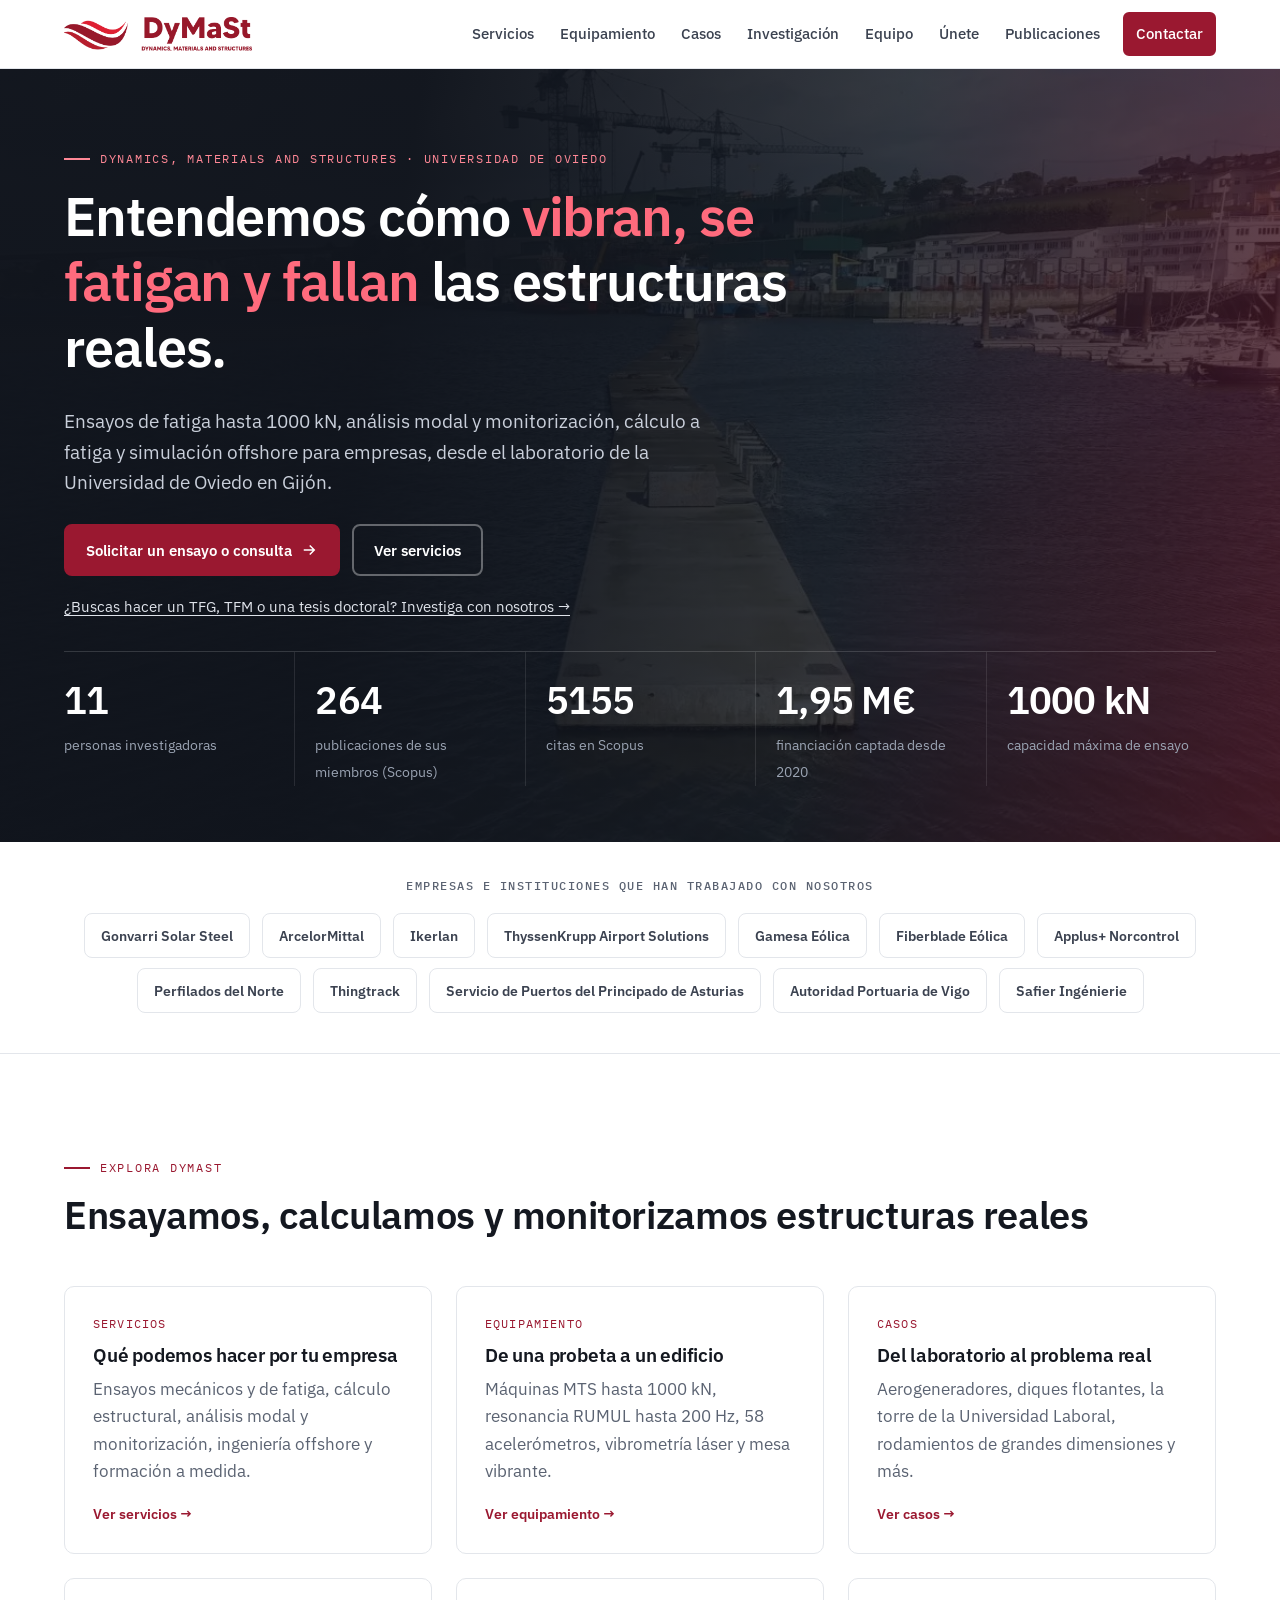
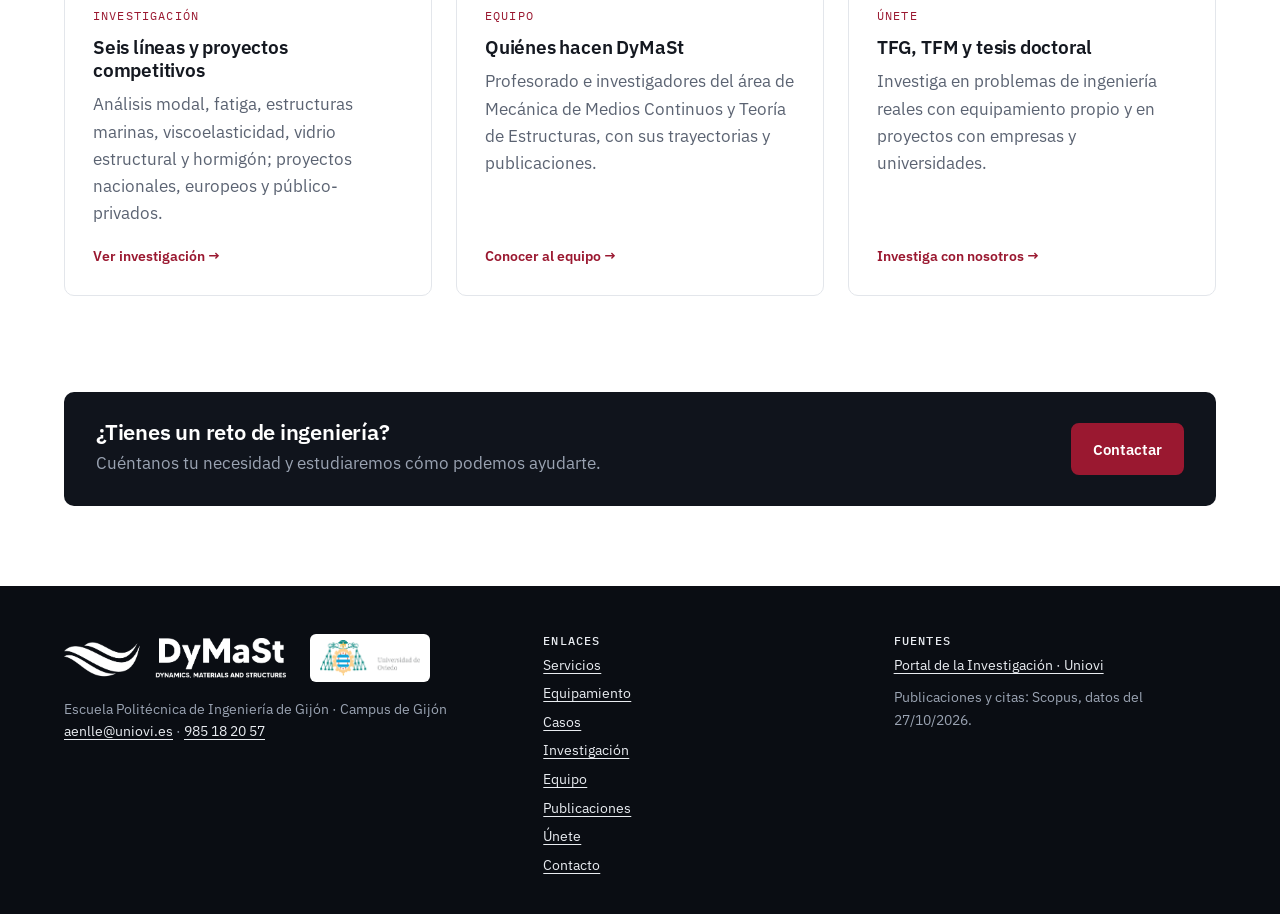
<file: index.html>
<!doctype html>
<html lang="es">
<head>
<meta charset="utf-8">
<meta name="viewport" content="width=device-width, initial-scale=1">
<script>document.documentElement.classList.add('js')</script>
<title>DyMaSt · Ensayos, análisis modal, fatiga y estructuras marinas · Universidad de Oviedo</title>
<meta name="description" content="Grupo de investigación DyMaSt (Universidad de Oviedo, Gijón): ensayos de fatiga hasta 1000 kN, análisis modal y monitorización, cálculo a fatiga, vidrio estructural, viscoelasticidad y simulación offshore para empresas.">
<meta property="og:type" content="website">
<meta property="og:title" content="DyMaSt · Ensayos, análisis modal, fatiga y estructuras marinas · Universidad de Oviedo">
<meta property="og:description" content="Grupo de investigación DyMaSt (Universidad de Oviedo, Gijón): ensayos de fatiga hasta 1000 kN, análisis modal y monitorización, cálculo a fatiga, vidrio estructural, viscoelasticidad y simulación offshore para empresas.">
<meta property="og:image" content="assets/img/research/dique-figueras.jpg">
<meta name="twitter:card" content="summary_large_image">
<link rel="icon" href="assets/img/favicon.png">
<link rel="preconnect" href="https://fonts.googleapis.com">
<link rel="preconnect" href="https://fonts.gstatic.com" crossorigin>
<link href="https://fonts.googleapis.com/css2?family=IBM+Plex+Mono:wght@400;500&family=IBM+Plex+Sans:wght@400;500;600&display=swap" rel="stylesheet">
<link rel="stylesheet" href="assets/css/style.css?v=3">
<script type="application/ld+json">
{
  "@context": "https://schema.org",
  "@type": "ResearchOrganization",
  "name": "DyMaSt · Dynamics, Materials and Structures",
  "alternateName": "DyMAST",
  "description": "Grupo de investigación de la Universidad de Oviedo en dinámica estructural, análisis modal, fatiga, viscoelasticidad, vidrio estructural y estructuras marinas.",
  "parentOrganization": { "@type": "CollegeOrUniversity", "name": "Universidad de Oviedo" },
  "email": "aenlle@uniovi.es",
  "telephone": "+34 985 18 20 57",
  "address": { "@type": "PostalAddress", "streetAddress": "Escuela Politécnica de Ingeniería de Gijón, Edificio Departamental Oeste, Módulo 7, C/ Pedro Puig Adam s/n", "postalCode": "33204", "addressLocality": "Gijón", "addressRegion": "Asturias", "addressCountry": "ES" },
  "sameAs": ["https://portalinvestigacion.uniovi.es/grupos/14043/detalle", "https://dymast.grupos.uniovi.es/"],
  "knowsAbout": ["Análisis modal operacional", "Fatiga de materiales y estructuras", "Monitorización estructural", "Estructuras marinas", "Vidrio estructural", "Viscoelasticidad"]
}
</script>
<link rel="preload" as="image" href="assets/img/research/dique-figueras.webp" type="image/webp">
</head>
<body>
<a class="skip" href="#main">Saltar al contenido</a>

<header class="site-header">
  <div class="wrap">
    <a class="brand" href="index.html" aria-label="DyMaSt, inicio">
      <img src="assets/img/dymast-2.png?v=2" alt="DyMaSt" width="188" height="34">
      <small>Universidad de Oviedo · Gijón</small>
    </a>
    <button class="menu-btn" aria-label="Abrir menú" aria-expanded="false" aria-controls="nav"><span></span></button>
    <nav class="nav" id="nav" aria-label="Principal">
      <a href="servicios.html">Servicios</a>
      <a href="equipamiento.html">Equipamiento</a>
      <a href="casos.html">Casos</a>
      <a href="investigacion.html">Investigación</a>
      <a href="equipo.html">Equipo</a>
      <a href="unete.html">Únete</a>
      <a href="publicaciones.html">Publicaciones</a>
      <a class="btn" href="contacto.html">Contactar</a>
    </nav>
  </div>
</header>

<main id="main">
<section class="hero" id="inicio">
  <div class="hero-media">
    <picture><source srcset="assets/img/research/dique-figueras.webp" type="image/webp"><img src="assets/img/research/dique-figueras.jpg" alt="" width="1280" height="720" fetchpriority="high"></picture>
  </div>
  <div class="wrap">
    <div class="eyebrow">Dynamics, Materials and Structures · Universidad de Oviedo</div>
    <h1>Entendemos cómo <em>vibran, se fatigan y fallan</em> las estructuras reales.</h1>
    <p class="lead">Ensayos de fatiga hasta 1000 kN, análisis modal y monitorización, cálculo a fatiga y simulación offshore para empresas, desde el laboratorio de la Universidad de Oviedo en Gijón.</p>
    <div class="hero-cta">
      <a class="btn" href="contacto.html">Solicitar un ensayo o consulta
        <svg viewBox="0 0 24 24" fill="none" stroke="currentColor" stroke-width="2" aria-hidden="true"><path d="M5 12h14M13 6l6 6-6 6"/></svg></a>
      <a class="btn ghost" href="servicios.html">Ver servicios</a>
    </div>
    <p class="hero-alt"><a href="unete.html">¿Buscas hacer un TFG, TFM o una tesis doctoral? Investiga con nosotros →</a></p>
    <div class="stats" aria-label="El grupo en cifras">
      <div class="stat"><b data-stat="members">11</b><span>personas investigadoras</span></div>
      <div class="stat"><b data-stat="pubs">—</b><span>publicaciones de sus miembros (Scopus)</span></div>
      <div class="stat"><b data-stat="cites">—</b><span>citas en Scopus</span></div>
      <div class="stat"><b>1,95 M€</b><span>financiación captada desde 2020</span></div>
      <div class="stat"><b>1000 kN</b><span>capacidad máxima de ensayo</span></div>
    </div>
  </div>
</section>

<section class="clients-strip" aria-labelledby="clientes-h">
  <div class="wrap">
    <h2 id="clientes-h" class="strip-title">Empresas e instituciones que han trabajado con nosotros</h2>
    <ul class="clients">
      <li>Gonvarri Solar Steel</li><li>ArcelorMittal</li><li>Ikerlan</li><li>ThyssenKrupp Airport Solutions</li><li>Gamesa Eólica</li><li>Fiberblade Eólica</li>
      <li>Applus+ Norcontrol</li><li>Perfilados del Norte</li><li>Thingtrack</li><li>Servicio de Puertos del Principado de Asturias</li><li>Autoridad Portuaria de Vigo</li><li>Safier Ingénierie</li>
    </ul>
  </div>
</section>

<section id="explora">
  <div class="wrap">
    <div class="section-head reveal">
      <div class="eyebrow">Explora DyMaSt</div>
      <h2>Ensayamos, calculamos y monitorizamos estructuras reales</h2>
    </div>
    <div class="grid g3 explore">
      <a class="card explore-card reveal" href="servicios.html"><span class="tag">Servicios</span><h3>Qué podemos hacer por tu empresa</h3><p class="muted">Ensayos mecánicos y de fatiga, cálculo estructural, análisis modal y monitorización, ingeniería offshore y formación a medida.</p><span class="more">Ver servicios →</span></a>
      <a class="card explore-card reveal" href="equipamiento.html"><span class="tag">Equipamiento</span><h3>De una probeta a un edificio</h3><p class="muted">Máquinas MTS hasta 1000 kN, resonancia RUMUL hasta 200 Hz, 58 acelerómetros, vibrometría láser y mesa vibrante.</p><span class="more">Ver equipamiento →</span></a>
      <a class="card explore-card reveal" href="casos.html"><span class="tag">Casos</span><h3>Del laboratorio al problema real</h3><p class="muted">Aerogeneradores, diques flotantes, la torre de la Universidad Laboral, rodamientos de grandes dimensiones y más.</p><span class="more">Ver casos →</span></a>
      <a class="card explore-card reveal" href="investigacion.html"><span class="tag">Investigación</span><h3>Seis líneas y proyectos competitivos</h3><p class="muted">Análisis modal, fatiga, estructuras marinas, viscoelasticidad, vidrio estructural y hormigón; proyectos nacionales, europeos y público-privados.</p><span class="more">Ver investigación →</span></a>
      <a class="card explore-card reveal" href="equipo.html"><span class="tag">Equipo</span><h3>Quiénes hacen DyMaSt</h3><p class="muted">Profesorado e investigadores del área de Mecánica de Medios Continuos y Teoría de Estructuras, con sus trayectorias y publicaciones.</p><span class="more">Conocer al equipo →</span></a>
      <a class="card explore-card reveal" href="unete.html"><span class="tag">Únete</span><h3>TFG, TFM y tesis doctoral</h3><p class="muted">Investiga en problemas de ingeniería reales con equipamiento propio y en proyectos con empresas y universidades.</p><span class="more">Investiga con nosotros →</span></a>
    </div>
  </div>
</section>

<section class="page-cta">
  <div class="wrap">
    <div class="cta-band">
      <div><h2>¿Tienes un reto de ingeniería?</h2><p>Cuéntanos tu necesidad y estudiaremos cómo podemos ayudarte.</p></div>
      <a class="btn" href="contacto.html">Contactar</a>
    </div>
  </div>
</section>
</main>
<a class="float-cta" href="contacto.html">Contactar</a>

<footer class="site-footer">
  <div class="wrap foot-grid">
    <div>
      <div class="foot-logos">
        <img src="assets/img/dymast-4.png?v=2" alt="DyMaSt" width="220" height="40">
        <img class="uo" src="assets/img/uniovi.png" alt="Universidad de Oviedo" width="120" height="44">
      </div>
      <p>Escuela Politécnica de Ingeniería de Gijón · Campus de Gijón<br><a href="mailto:aenlle@uniovi.es">aenlle@uniovi.es</a> · <a href="tel:+34985182057">985 18 20 57</a></p>
    </div>
    <nav aria-label="Pie">
      <h3>Enlaces</h3>
      <a href="servicios.html">Servicios</a><a href="equipamiento.html">Equipamiento</a><a href="casos.html">Casos</a><a href="investigacion.html">Investigación</a><a href="equipo.html">Equipo</a><a href="publicaciones.html">Publicaciones</a><a href="unete.html">Únete</a><a href="contacto.html">Contacto</a>
    </nav>
    <div>
      <h3>Fuentes</h3>
      <a href="https://portalinvestigacion.uniovi.es/grupos/14043/detalle" target="_blank" rel="noopener">Portal de la Investigación · Uniovi</a>
      <p class="foot-note" data-scopus-date>Publicaciones y citas: Scopus.</p>
    </div>
  </div>
</footer>

<script src="data/members.js?v=3"></script>
<script src="data/stats.js?v=3"></script>
<script src="assets/js/main.js?v=3"></script>
</body>
</html>
</file>
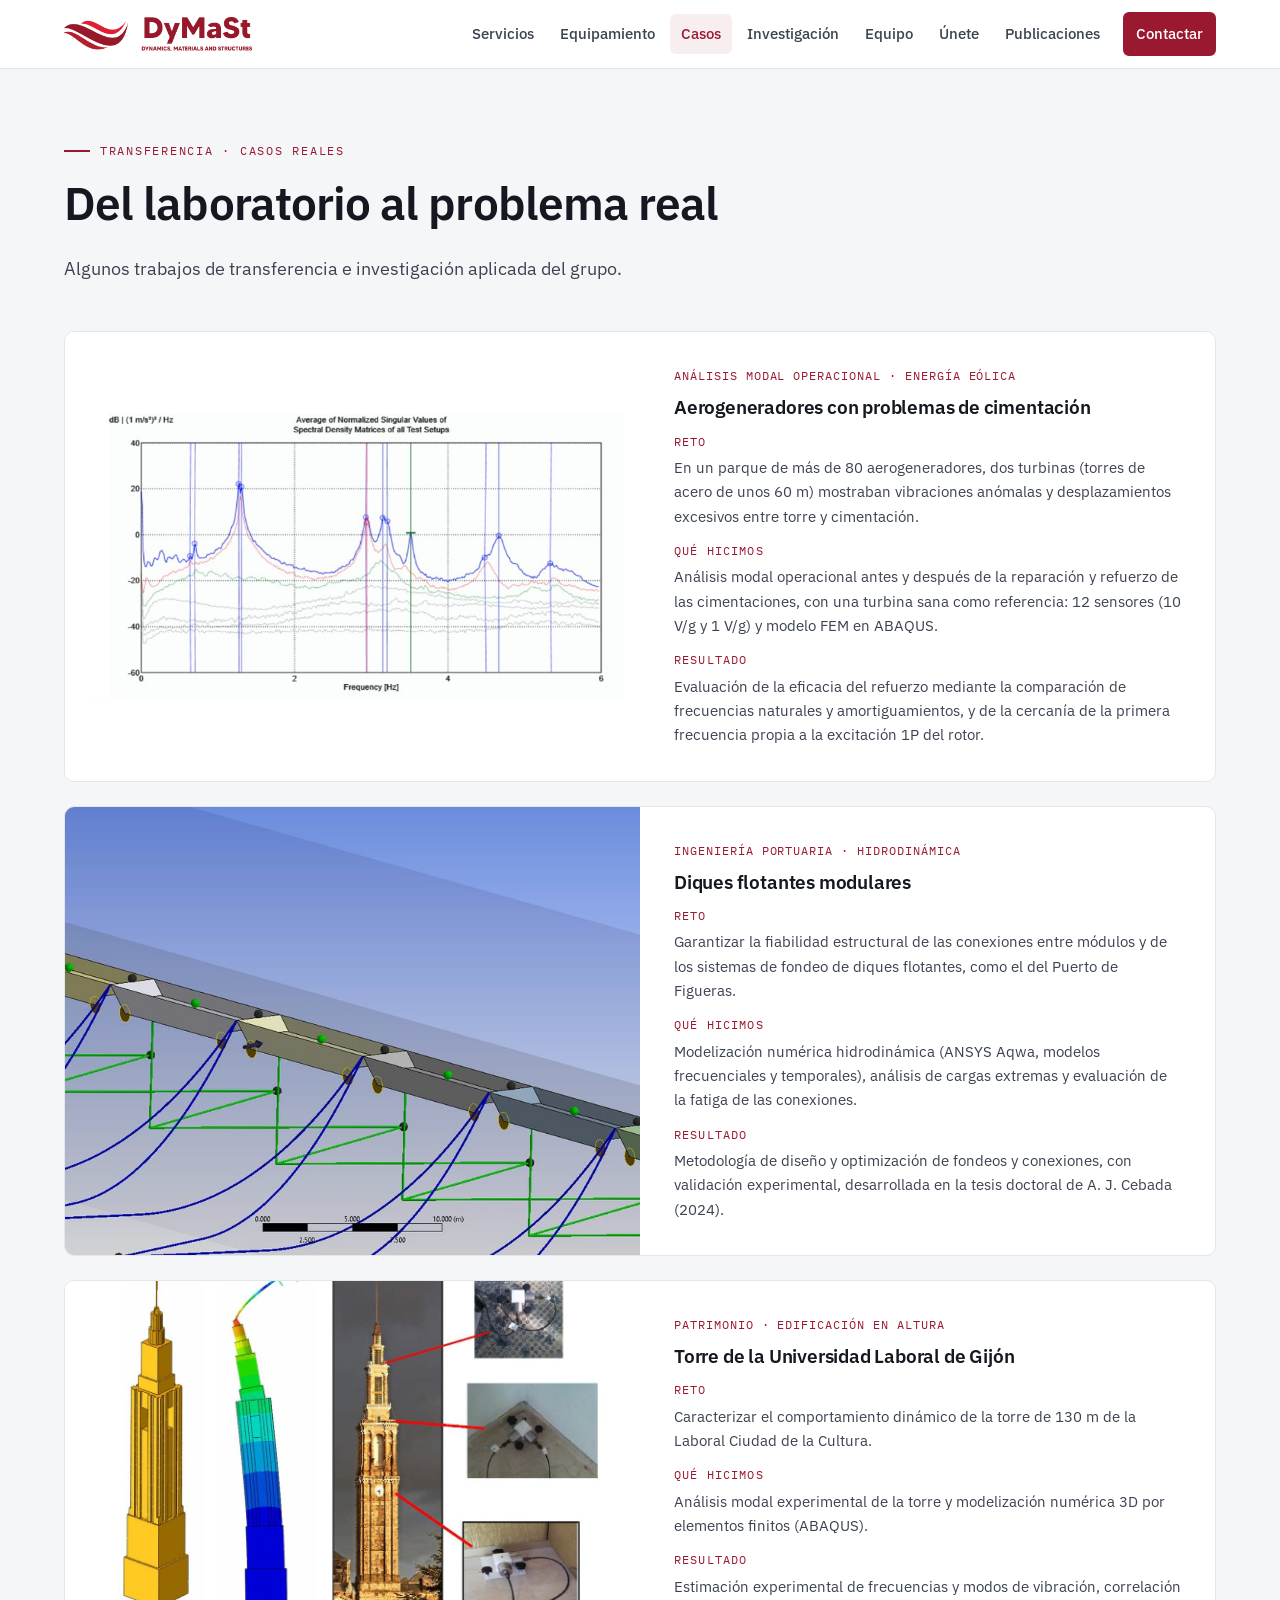
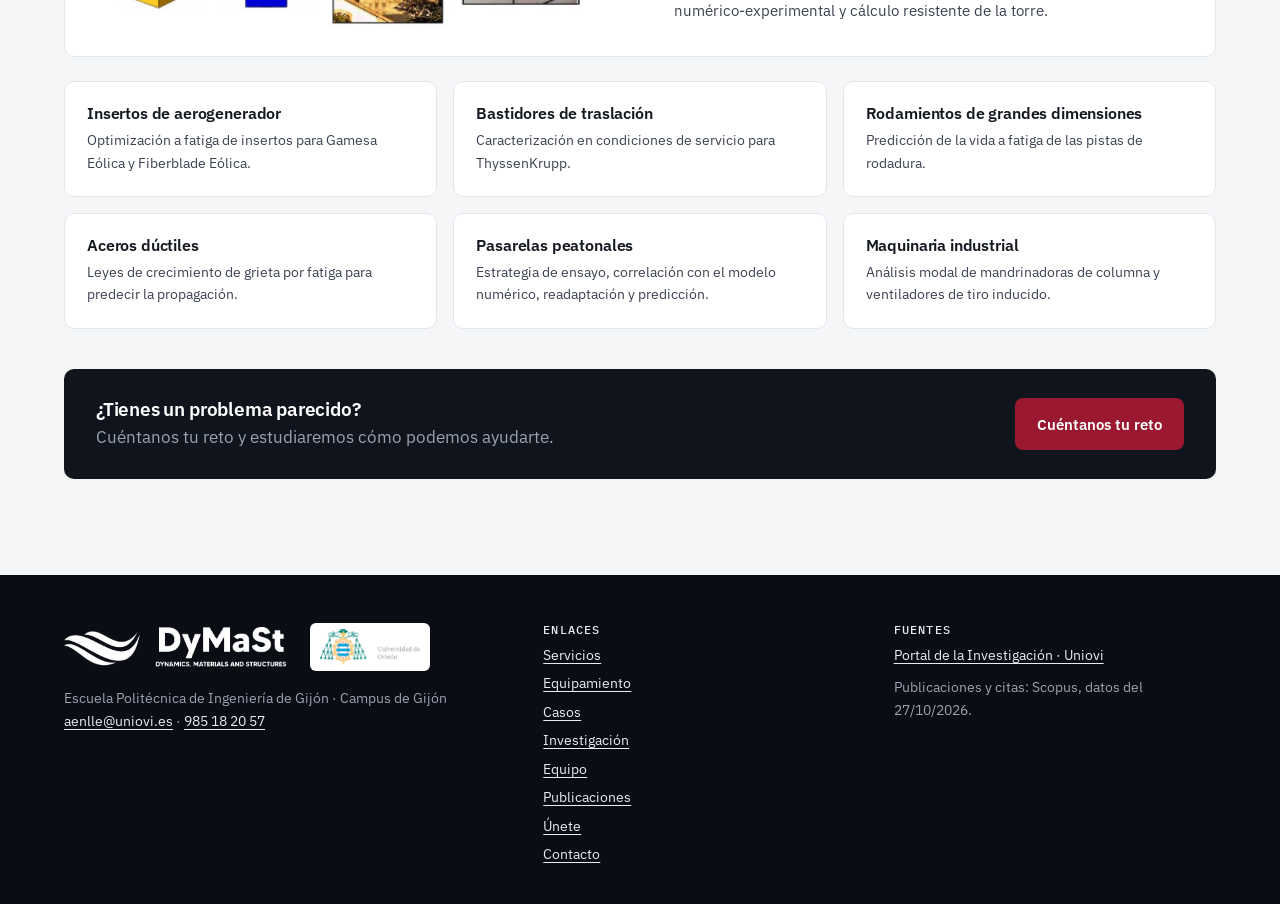
<file: casos.html>
<!doctype html>
<html lang="es">
<head>
<meta charset="utf-8">
<meta name="viewport" content="width=device-width, initial-scale=1">
<script>document.documentElement.classList.add('js')</script>
<title>Casos reales · DyMaSt · Universidad de Oviedo</title>
<meta name="description" content="Trabajos de transferencia e investigación aplicada del grupo DyMaSt: aerogeneradores, diques flotantes, torre de la Universidad Laboral y más.">
<meta property="og:type" content="website">
<meta property="og:title" content="Casos reales · DyMaSt · Universidad de Oviedo">
<meta property="og:description" content="Trabajos de transferencia e investigación aplicada del grupo DyMaSt: aerogeneradores, diques flotantes, torre de la Universidad Laboral y más.">
<meta property="og:image" content="assets/img/research/dique-figueras.jpg">
<meta name="twitter:card" content="summary_large_image">
<link rel="icon" href="assets/img/favicon.png">
<link rel="preconnect" href="https://fonts.googleapis.com">
<link rel="preconnect" href="https://fonts.gstatic.com" crossorigin>
<link href="https://fonts.googleapis.com/css2?family=IBM+Plex+Mono:wght@400;500&family=IBM+Plex+Sans:wght@400;500;600&display=swap" rel="stylesheet">
<link rel="stylesheet" href="assets/css/style.css?v=3">
</head>
<body>
<a class="skip" href="#main">Saltar al contenido</a>

<header class="site-header">
  <div class="wrap">
    <a class="brand" href="index.html" aria-label="DyMaSt, inicio">
      <img src="assets/img/dymast-2.png?v=2" alt="DyMaSt" width="188" height="34">
      <small>Universidad de Oviedo · Gijón</small>
    </a>
    <button class="menu-btn" aria-label="Abrir menú" aria-expanded="false" aria-controls="nav"><span></span></button>
    <nav class="nav" id="nav" aria-label="Principal">
      <a href="servicios.html">Servicios</a>
      <a href="equipamiento.html">Equipamiento</a>
      <a href="casos.html" aria-current="page">Casos</a>
      <a href="investigacion.html">Investigación</a>
      <a href="equipo.html">Equipo</a>
      <a href="unete.html">Únete</a>
      <a href="publicaciones.html">Publicaciones</a>
      <a class="btn" href="contacto.html">Contactar</a>
    </nav>
  </div>
</header>

<main id="main">
<section id="casos" class="soft">
  <div class="wrap">
    <div class="section-head reveal">
      <div class="eyebrow">Transferencia · casos reales</div>
      <h1 class="page-title">Del laboratorio al problema real</h1>
      <p class="lead">Algunos trabajos de transferencia e investigación aplicada del grupo.</p>
    </div>
    <div class="case-list">
      <article class="case reveal">
        <div class="media"><img src="assets/img/research/svd.jpg" alt="Valores singulares de las matrices de densidad espectral obtenidos en un análisis modal operacional" width="784" height="415" loading="lazy" style="object-fit:contain;background:#fff;padding:16px"></div>
        <div class="body">
          <div class="meta">Análisis modal operacional · Energía eólica</div>
          <h3>Aerogeneradores con problemas de cimentación</h3>
          <dl class="crr">
            <dt>Reto</dt><dd>En un parque de más de 80 aerogeneradores, dos turbinas (torres de acero de unos 60 m) mostraban vibraciones anómalas y desplazamientos excesivos entre torre y cimentación.</dd>
            <dt>Qué hicimos</dt><dd>Análisis modal operacional antes y después de la reparación y refuerzo de las cimentaciones, con una turbina sana como referencia: 12 sensores (10 V/g y 1 V/g) y modelo FEM en ABAQUS.</dd>
            <dt>Resultado</dt><dd>Evaluación de la eficacia del refuerzo mediante la comparación de frecuencias naturales y amortiguamientos, y de la cercanía de la primera frecuencia propia a la excitación 1P del rotor.</dd>
          </dl>
        </div>
      </article>
      <article class="case reveal">
        <div class="media"><img src="assets/img/research/modelo-figueras.jpg" alt="Modelo hidrodinámico en ANSYS Aqwa de un dique flotante modular con sus líneas de fondeo" width="1400" height="588" loading="lazy"></div>
        <div class="body">
          <div class="meta">Ingeniería portuaria · Hidrodinámica</div>
          <h3>Diques flotantes modulares</h3>
          <dl class="crr">
            <dt>Reto</dt><dd>Garantizar la fiabilidad estructural de las conexiones entre módulos y de los sistemas de fondeo de diques flotantes, como el del Puerto de Figueras.</dd>
            <dt>Qué hicimos</dt><dd>Modelización numérica hidrodinámica (ANSYS Aqwa, modelos frecuenciales y temporales), análisis de cargas extremas y evaluación de la fatiga de las conexiones.</dd>
            <dt>Resultado</dt><dd>Metodología de diseño y optimización de fondeos y conexiones, con validación experimental, desarrollada en la tesis doctoral de A. J. Cebada (2024).</dd>
          </dl>
        </div>
      </article>
      <article class="case reveal">
        <div class="media"><img src="assets/img/research/torre-laboral.jpg" alt="Espectro, modelo de elementos finitos, modo de vibración y sensores instalados en la torre de la Universidad Laboral de Gijón" width="1200" height="1696" loading="lazy" style="object-position:center 72%"></div>
        <div class="body">
          <div class="meta">Patrimonio · Edificación en altura</div>
          <h3>Torre de la Universidad Laboral de Gijón</h3>
          <dl class="crr">
            <dt>Reto</dt><dd>Caracterizar el comportamiento dinámico de la torre de 130 m de la Laboral Ciudad de la Cultura.</dd>
            <dt>Qué hicimos</dt><dd>Análisis modal experimental de la torre y modelización numérica 3D por elementos finitos (ABAQUS).</dd>
            <dt>Resultado</dt><dd>Estimación experimental de frecuencias y modos de vibración, correlación numérico-experimental y cálculo resistente de la torre.</dd>
          </dl>
        </div>
      </article>
    </div>
    <div class="mini-cases">
      <div class="card reveal"><h3>Insertos de aerogenerador</h3><p>Optimización a fatiga de insertos para Gamesa Eólica y Fiberblade Eólica.</p></div>
      <div class="card reveal"><h3>Bastidores de traslación</h3><p>Caracterización en condiciones de servicio para ThyssenKrupp.</p></div>
      <div class="card reveal"><h3>Rodamientos de grandes dimensiones</h3><p>Predicción de la vida a fatiga de las pistas de rodadura.</p></div>
      <div class="card reveal"><h3>Aceros dúctiles</h3><p>Leyes de crecimiento de grieta por fatiga para predecir la propagación.</p></div>
      <div class="card reveal"><h3>Pasarelas peatonales</h3><p>Estrategia de ensayo, correlación con el modelo numérico, readaptación y predicción.</p></div>
      <div class="card reveal"><h3>Maquinaria industrial</h3><p>Análisis modal de mandrinadoras de columna y ventiladores de tiro inducido.</p></div>
    </div>
    <div class="cta-band reveal">
      <div><h3>¿Tienes un problema parecido?</h3><p>Cuéntanos tu reto y estudiaremos cómo podemos ayudarte.</p></div>
      <a class="btn" href="contacto.html">Cuéntanos tu reto</a>
    </div>
  </div>
</section>
</main>
<a class="float-cta" href="contacto.html">Contactar</a>

<footer class="site-footer">
  <div class="wrap foot-grid">
    <div>
      <div class="foot-logos">
        <img src="assets/img/dymast-4.png?v=2" alt="DyMaSt" width="220" height="40">
        <img class="uo" src="assets/img/uniovi.png" alt="Universidad de Oviedo" width="120" height="44">
      </div>
      <p>Escuela Politécnica de Ingeniería de Gijón · Campus de Gijón<br><a href="mailto:aenlle@uniovi.es">aenlle@uniovi.es</a> · <a href="tel:+34985182057">985 18 20 57</a></p>
    </div>
    <nav aria-label="Pie">
      <h3>Enlaces</h3>
      <a href="servicios.html">Servicios</a><a href="equipamiento.html">Equipamiento</a><a href="casos.html">Casos</a><a href="investigacion.html">Investigación</a><a href="equipo.html">Equipo</a><a href="publicaciones.html">Publicaciones</a><a href="unete.html">Únete</a><a href="contacto.html">Contacto</a>
    </nav>
    <div>
      <h3>Fuentes</h3>
      <a href="https://portalinvestigacion.uniovi.es/grupos/14043/detalle" target="_blank" rel="noopener">Portal de la Investigación · Uniovi</a>
      <p class="foot-note" data-scopus-date>Publicaciones y citas: Scopus.</p>
    </div>
  </div>
</footer>

<script src="data/members.js?v=3"></script>
<script src="data/stats.js?v=3"></script>
<script src="assets/js/main.js?v=3"></script>
</body>
</html>
</file>
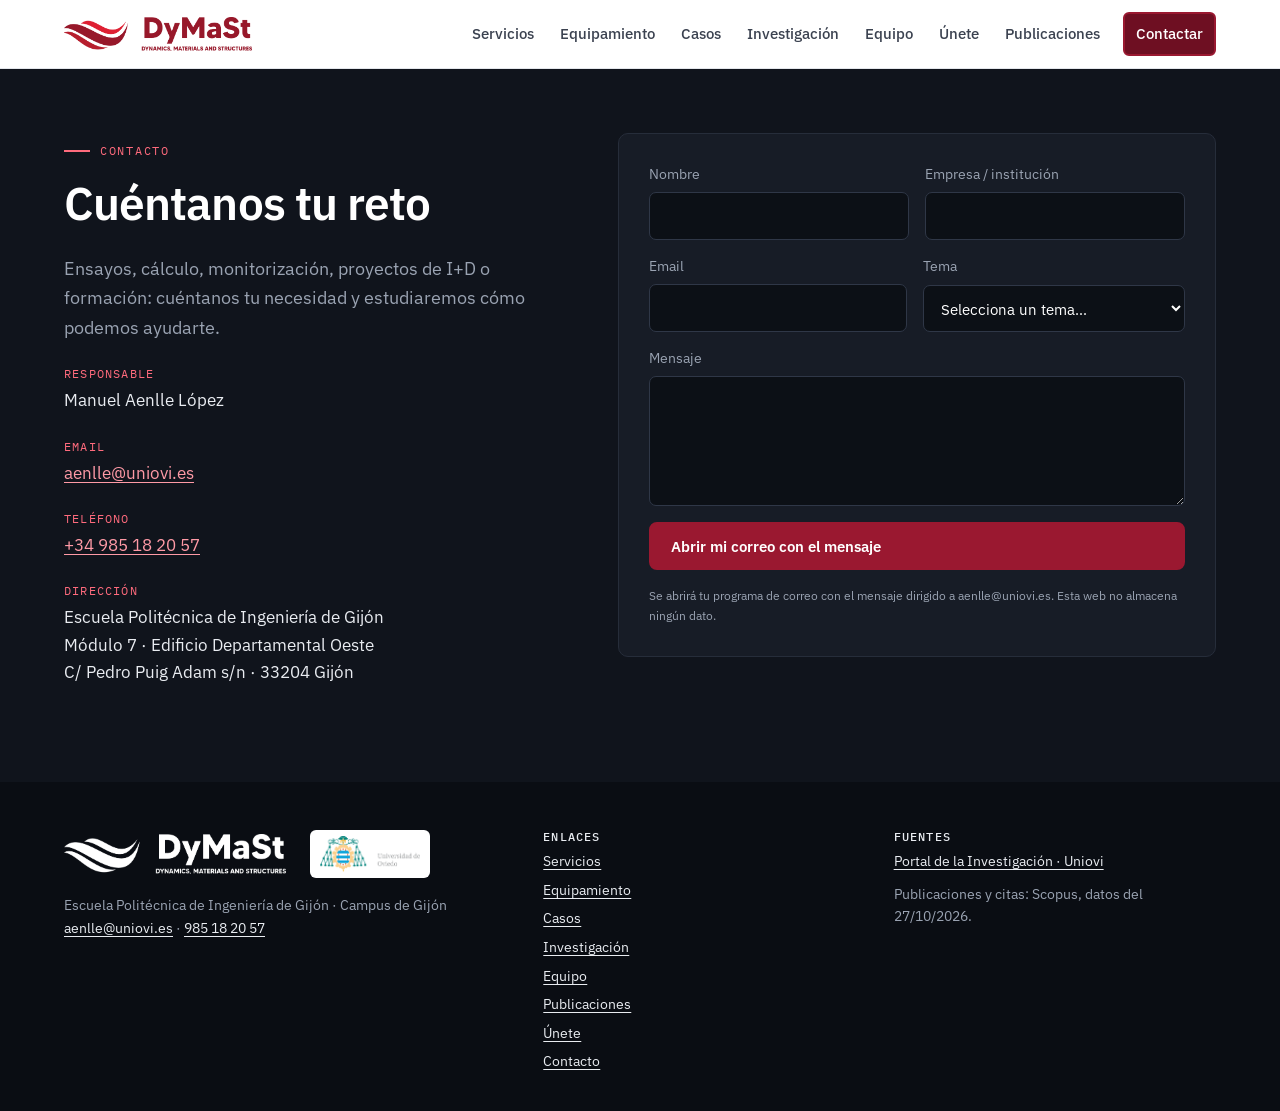
<file: contacto.html>
<!doctype html>
<html lang="es">
<head>
<meta charset="utf-8">
<meta name="viewport" content="width=device-width, initial-scale=1">
<script>document.documentElement.classList.add('js')</script>
<title>Contacto · DyMaSt · Universidad de Oviedo</title>
<meta name="description" content="Contacta con el grupo DyMaSt (Universidad de Oviedo, Campus de Gijón) para ensayos, cálculo, monitorización, proyectos de I+D o formación.">
<meta property="og:type" content="website">
<meta property="og:title" content="Contacto · DyMaSt · Universidad de Oviedo">
<meta property="og:description" content="Contacta con el grupo DyMaSt (Universidad de Oviedo, Campus de Gijón) para ensayos, cálculo, monitorización, proyectos de I+D o formación.">
<meta property="og:image" content="assets/img/research/dique-figueras.jpg">
<meta name="twitter:card" content="summary_large_image">
<link rel="icon" href="assets/img/favicon.png">
<link rel="preconnect" href="https://fonts.googleapis.com">
<link rel="preconnect" href="https://fonts.gstatic.com" crossorigin>
<link href="https://fonts.googleapis.com/css2?family=IBM+Plex+Mono:wght@400;500&family=IBM+Plex+Sans:wght@400;500;600&display=swap" rel="stylesheet">
<link rel="stylesheet" href="assets/css/style.css?v=3">
</head>
<body>
<a class="skip" href="#main">Saltar al contenido</a>

<header class="site-header">
  <div class="wrap">
    <a class="brand" href="index.html" aria-label="DyMaSt, inicio">
      <img src="assets/img/dymast-2.png?v=2" alt="DyMaSt" width="188" height="34">
      <small>Universidad de Oviedo · Gijón</small>
    </a>
    <button class="menu-btn" aria-label="Abrir menú" aria-expanded="false" aria-controls="nav"><span></span></button>
    <nav class="nav" id="nav" aria-label="Principal">
      <a href="servicios.html">Servicios</a>
      <a href="equipamiento.html">Equipamiento</a>
      <a href="casos.html">Casos</a>
      <a href="investigacion.html">Investigación</a>
      <a href="equipo.html">Equipo</a>
      <a href="unete.html">Únete</a>
      <a href="publicaciones.html">Publicaciones</a>
      <a class="btn" href="contacto.html" aria-current="page">Contactar</a>
    </nav>
  </div>
</header>

<main id="main">
<section id="contacto" class="dark">
  <div class="wrap contact-grid">
    <div class="contact-info reveal">
      <div class="eyebrow">Contacto</div>
      <h1 class="page-title">Cuéntanos tu reto</h1>
      <p class="lead">Ensayos, cálculo, monitorización, proyectos de I+D o formación: cuéntanos tu necesidad y estudiaremos cómo podemos ayudarte.</p>
      <dl>
        <dt>Responsable</dt><dd>Manuel Aenlle López</dd>
        <dt>Email</dt><dd><a href="mailto:aenlle@uniovi.es">aenlle@uniovi.es</a></dd>
        <dt>Teléfono</dt><dd><a href="tel:+34985182057">+34 985 18 20 57</a></dd>
        <dt>Dirección</dt><dd>Escuela Politécnica de Ingeniería de Gijón<br>Módulo 7 · Edificio Departamental Oeste<br>C/ Pedro Puig Adam s/n · 33204 Gijón</dd>
      </dl>
    </div>
    <div>
      <form class="contact reveal" id="contact-form" novalidate>
        <div class="row">
          <label>Nombre<input name="nombre" required autocomplete="name"></label>
          <label>Empresa / institución<input name="empresa" autocomplete="organization"></label>
        </div>
        <div class="row">
          <label>Email<input name="email" type="email" required autocomplete="email"></label>
          <label>Tema
            <select name="asunto" required>
              <option value="" disabled selected>Selecciona un tema…</option>
              <option>Ensayos de laboratorio</option>
              <option>Cálculo estructural / fatiga</option>
              <option>Análisis modal / monitorización</option>
              <option>Ingeniería marítima / offshore</option>
              <option>Proyecto de I+D+i</option>
              <option>Formación</option>
              <option>Quiero investigar en DyMaSt</option>
              <option>Otro</option>
            </select>
          </label>
        </div>
        <label>Mensaje<textarea name="mensaje" required></textarea></label>
        <button class="btn" type="submit">Abrir mi correo con el mensaje</button>
        <p class="note">Se abrirá tu programa de correo con el mensaje dirigido a aenlle@uniovi.es. Esta web no almacena ningún dato.</p>
      </form>
      <div class="sent" id="sent" hidden tabindex="-1">
        <h3>Mensaje preparado</h3>
        <p>Si no se ha abierto tu programa de correo, copia el mensaje y envíalo a <strong>aenlle@uniovi.es</strong>.</p>
        <textarea id="sent-text" readonly aria-label="Mensaje preparado"></textarea>
        <div class="sent-actions">
          <button class="btn" type="button" data-copy="msg">Copiar mensaje</button>
          <button class="btn ghost" type="button" data-copy="email">Copiar email</button>
          <button class="btn ghost" type="button" id="sent-back">Editar</button>
        </div>
        <p class="note" aria-live="polite" id="copy-status"></p>
      </div>
    </div>
  </div>
</section>
</main>

<footer class="site-footer">
  <div class="wrap foot-grid">
    <div>
      <div class="foot-logos">
        <img src="assets/img/dymast-4.png?v=2" alt="DyMaSt" width="220" height="40">
        <img class="uo" src="assets/img/uniovi.png" alt="Universidad de Oviedo" width="120" height="44">
      </div>
      <p>Escuela Politécnica de Ingeniería de Gijón · Campus de Gijón<br><a href="mailto:aenlle@uniovi.es">aenlle@uniovi.es</a> · <a href="tel:+34985182057">985 18 20 57</a></p>
    </div>
    <nav aria-label="Pie">
      <h3>Enlaces</h3>
      <a href="servicios.html">Servicios</a><a href="equipamiento.html">Equipamiento</a><a href="casos.html">Casos</a><a href="investigacion.html">Investigación</a><a href="equipo.html">Equipo</a><a href="publicaciones.html">Publicaciones</a><a href="unete.html">Únete</a><a href="contacto.html">Contacto</a>
    </nav>
    <div>
      <h3>Fuentes</h3>
      <a href="https://portalinvestigacion.uniovi.es/grupos/14043/detalle" target="_blank" rel="noopener">Portal de la Investigación · Uniovi</a>
      <p class="foot-note" data-scopus-date>Publicaciones y citas: Scopus.</p>
    </div>
  </div>
</footer>

<script src="data/members.js?v=3"></script>
<script src="data/stats.js?v=3"></script>
<script src="assets/js/main.js?v=3"></script>
</body>
</html>
</file>
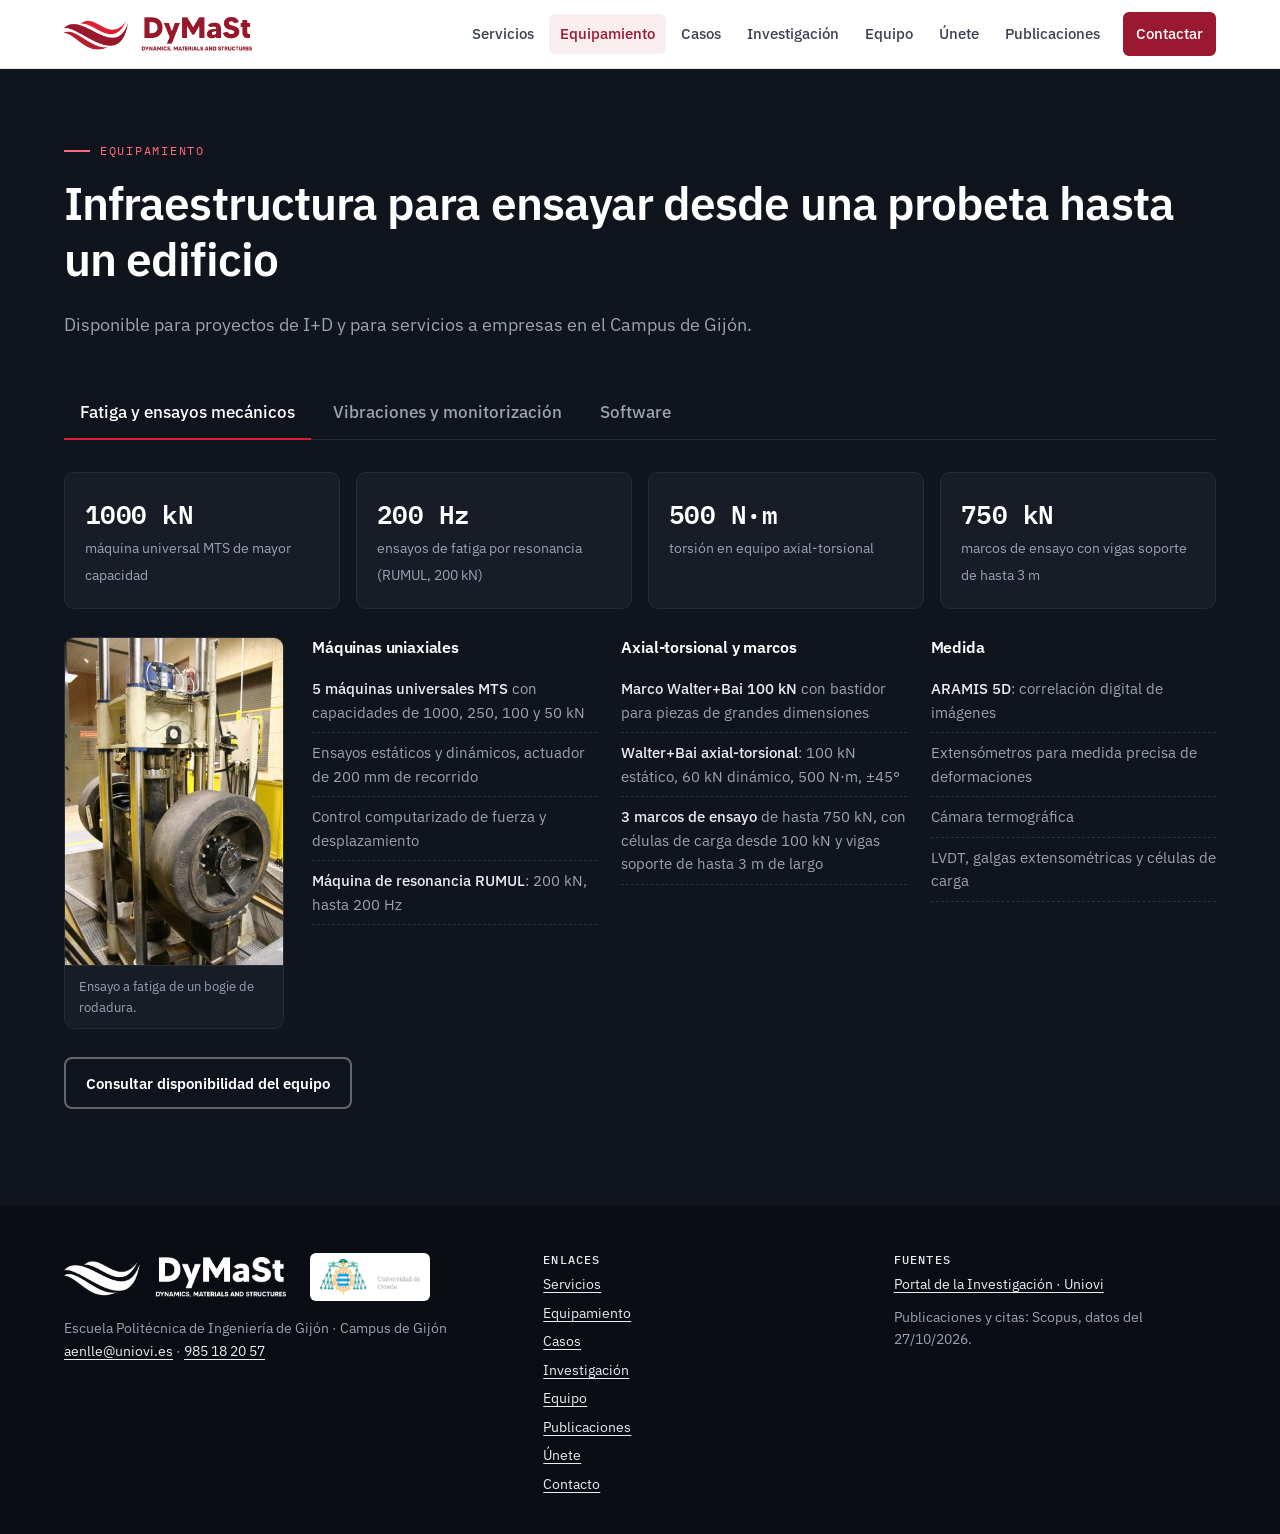
<file: equipamiento.html>
<!doctype html>
<html lang="es">
<head>
<meta charset="utf-8">
<meta name="viewport" content="width=device-width, initial-scale=1">
<script>document.documentElement.classList.add('js')</script>
<title>Equipamiento de fatiga y vibraciones · DyMaSt · Universidad de Oviedo</title>
<meta name="description" content="Máquinas MTS hasta 1000 kN, resonancia RUMUL, equipos axial-torsionales, acelerómetros, vibrometría láser, mesa vibrante y software.">
<meta property="og:type" content="website">
<meta property="og:title" content="Equipamiento de fatiga y vibraciones · DyMaSt · Universidad de Oviedo">
<meta property="og:description" content="Máquinas MTS hasta 1000 kN, resonancia RUMUL, equipos axial-torsionales, acelerómetros, vibrometría láser, mesa vibrante y software.">
<meta property="og:image" content="assets/img/research/dique-figueras.jpg">
<meta name="twitter:card" content="summary_large_image">
<link rel="icon" href="assets/img/favicon.png">
<link rel="preconnect" href="https://fonts.googleapis.com">
<link rel="preconnect" href="https://fonts.gstatic.com" crossorigin>
<link href="https://fonts.googleapis.com/css2?family=IBM+Plex+Mono:wght@400;500&family=IBM+Plex+Sans:wght@400;500;600&display=swap" rel="stylesheet">
<link rel="stylesheet" href="assets/css/style.css?v=3">
</head>
<body>
<a class="skip" href="#main">Saltar al contenido</a>

<header class="site-header">
  <div class="wrap">
    <a class="brand" href="index.html" aria-label="DyMaSt, inicio">
      <img src="assets/img/dymast-2.png?v=2" alt="DyMaSt" width="188" height="34">
      <small>Universidad de Oviedo · Gijón</small>
    </a>
    <button class="menu-btn" aria-label="Abrir menú" aria-expanded="false" aria-controls="nav"><span></span></button>
    <nav class="nav" id="nav" aria-label="Principal">
      <a href="servicios.html">Servicios</a>
      <a href="equipamiento.html" aria-current="page">Equipamiento</a>
      <a href="casos.html">Casos</a>
      <a href="investigacion.html">Investigación</a>
      <a href="equipo.html">Equipo</a>
      <a href="unete.html">Únete</a>
      <a href="publicaciones.html">Publicaciones</a>
      <a class="btn" href="contacto.html">Contactar</a>
    </nav>
  </div>
</header>

<main id="main">
<section id="equipamiento" class="dark">
  <div class="wrap">
    <div class="section-head reveal">
      <div class="eyebrow">Equipamiento</div>
      <h1 class="page-title">Infraestructura para ensayar desde una probeta hasta un edificio</h1>
      <p class="lead">Disponible para proyectos de I+D y para servicios a empresas en el Campus de Gijón.</p>
    </div>
    <div class="tabs" role="tablist" aria-label="Tipos de equipamiento">
      <button class="tab" role="tab" aria-selected="true" aria-controls="p-fat" id="t-fat">Fatiga y ensayos mecánicos</button>
      <button class="tab" role="tab" aria-selected="false" aria-controls="p-vib" id="t-vib" tabindex="-1">Vibraciones y monitorización</button>
      <button class="tab" role="tab" aria-selected="false" aria-controls="p-sw" id="t-sw" tabindex="-1">Software</button>
    </div>

    <div class="panel" role="tabpanel" id="p-fat" aria-labelledby="t-fat" tabindex="0">
      <div class="spec-hero">
        <div><b>1000 kN</b><span>máquina universal MTS de mayor capacidad</span></div>
        <div><b>200 Hz</b><span>ensayos de fatiga por resonancia (RUMUL, 200 kN)</span></div>
        <div><b>500 N·m</b><span>torsión en equipo axial-torsional</span></div>
        <div><b>750 kN</b><span>marcos de ensayo con vigas soporte de hasta 3 m</span></div>
      </div>
      <div class="equip-row">
        <figure class="figure equip-photo"><img src="assets/img/research/ensayo-fatiga.jpg" alt="Ensayo a fatiga de un bogie de rodadura en una máquina MTS" width="403" height="603" loading="lazy"><figcaption>Ensayo a fatiga de un bogie de rodadura.</figcaption></figure>
        <div class="grid g3 equip">
          <div>
            <h3>Máquinas uniaxiales</h3>
            <ul>
              <li><b>5 máquinas universales MTS</b> con capacidades de 1000, 250, 100 y 50 kN</li>
              <li>Ensayos estáticos y dinámicos, actuador de 200 mm de recorrido</li>
              <li>Control computarizado de fuerza y desplazamiento</li>
              <li><b>Máquina de resonancia RUMUL</b>: 200 kN, hasta 200 Hz</li>
            </ul>
          </div>
          <div>
            <h3>Axial-torsional y marcos</h3>
            <ul>
              <li><b>Marco Walter+Bai 100 kN</b> con bastidor para piezas de grandes dimensiones</li>
              <li><b>Walter+Bai axial-torsional</b>: 100 kN estático, 60 kN dinámico, 500 N·m, ±45°</li>
              <li><b>3 marcos de ensayo</b> de hasta 750 kN, con células de carga desde 100 kN y vigas soporte de hasta 3 m de largo</li>
            </ul>
          </div>
          <div>
            <h3>Medida</h3>
            <ul>
              <li><b>ARAMIS 5D</b>: correlación digital de imágenes</li>
              <li>Extensómetros para medida precisa de deformaciones</li>
              <li>Cámara termográfica</li>
              <li>LVDT, galgas extensométricas y células de carga</li>
            </ul>
          </div>
        </div>
      </div>
      <a class="btn ghost panel-cta" href="contacto.html?tema=Ensayos%20de%20laboratorio">Consultar disponibilidad del equipo</a>
    </div>

    <div class="panel" role="tabpanel" id="p-vib" aria-labelledby="t-vib" tabindex="0" hidden>
      <div class="spec-hero">
        <div><b>58</b><span>acelerómetros piezoeléctricos (10 mV/g – 100 V/g)</span></div>
        <div><b>14</b><span>sensores <i>force balance</i> Guralp para baja frecuencia</span></div>
        <div><b>DC–5 kHz</b><span>mesa vibrante, hasta 1620 N senoidal</span></div>
        <div><b>18 canales</b><span>registro continuo para monitorización</span></div>
      </div>
      <div class="grid g3 equip">
        <div>
          <h3>Sensores</h3>
          <ul>
            <li>Acelerómetros Brüel&amp;Kjær y PCB: 100 mV/g, 100 V/g de bajo peso, 10 V/g, 1 V/g y 10 mV/g</li>
            <li>Sensores <i>force balance</i> Guralp de baja frecuencia: 2 triaxiales (CMG-5TC) y 12 uniaxiales</li>
            <li>4 sensores láser de desplazamiento sin contacto (0–9400 Hz)</li>
            <li>Vibrómetro láser Polytec (OFV-525 / OFV-500-S)</li>
            <li>Células de carga, micrófono y registro de velocidad del aire, temperatura y humedad</li>
          </ul>
        </div>
        <div>
          <h3>Adquisición</h3>
          <ul>
            <li><b>National Instruments CompactDAQ</b>: 4 chasis, módulos NI-9234, 9235, 9236 y 9237</li>
            <li>Equipo NI-4472 / PCI-6221 de 8 canales de alta precisión</li>
            <li><b>TEAC LX-120</b> de 16 canales</li>
            <li><b>2 equipos Guralp</b> de registro continuo (18 canales)</li>
          </ul>
        </div>
        <div>
          <h3>Excitación</h3>
          <ul>
            <li>Martillos de impacto pequeños (086C05, 086D05) y medio (086C41)</li>
            <li>Excitadores electrodinámicos MB-Dynamics Modal 25, APS400 (450 N) y APS300 portátil</li>
            <li><b>Mesa vibrante</b> LDS v650 + Centrotécnica EST 440 (440×440 mm): 1090 N random, 25,4 mm p-p, 1,4 m/s, 723 m/s²</li>
          </ul>
        </div>
      </div>
      <a class="btn ghost panel-cta" href="contacto.html?tema=An%C3%A1lisis%20modal%20/%20monitorizaci%C3%B3n">Consultar disponibilidad del equipo</a>
    </div>

    <div class="panel" role="tabpanel" id="p-sw" aria-labelledby="t-sw" tabindex="0" hidden>
      <div class="grid g2">
        <div class="equip">
          <h3>Software comercial</h3>
          <div class="sw">
            <span>ARTeMIS Modal Pro (OMA / EMA)</span><span>ABAQUS</span><span>RFEM</span><span>ANSYS Aqwa</span><span>Fe-Safe</span><span>SWAN</span><span>MATLAB</span><span>LabVIEW</span><span>Laser Premium (control de vibraciones)</span>
          </div>
        </div>
        <div class="equip">
          <h3>Software de desarrollo propio</h3>
          <div class="sw">
            <span class="own">ProFatigue</span><span class="own">ProVisco</span><span class="own">ProLocal</span><span class="own">ProJoint</span>
          </div>
          <p class="muted" style="margin-top:14px;font-size:.92rem">ProFatigue permite la evaluación probabilística de resultados de fatiga y el ajuste de curvas S-N basado en el modelo de Castillo-Canteli.</p>
        </div>
      </div>
    </div>
  </div>
</section>
</main>
<a class="float-cta" href="contacto.html">Contactar</a>

<footer class="site-footer">
  <div class="wrap foot-grid">
    <div>
      <div class="foot-logos">
        <img src="assets/img/dymast-4.png?v=2" alt="DyMaSt" width="220" height="40">
        <img class="uo" src="assets/img/uniovi.png" alt="Universidad de Oviedo" width="120" height="44">
      </div>
      <p>Escuela Politécnica de Ingeniería de Gijón · Campus de Gijón<br><a href="mailto:aenlle@uniovi.es">aenlle@uniovi.es</a> · <a href="tel:+34985182057">985 18 20 57</a></p>
    </div>
    <nav aria-label="Pie">
      <h3>Enlaces</h3>
      <a href="servicios.html">Servicios</a><a href="equipamiento.html">Equipamiento</a><a href="casos.html">Casos</a><a href="investigacion.html">Investigación</a><a href="equipo.html">Equipo</a><a href="publicaciones.html">Publicaciones</a><a href="unete.html">Únete</a><a href="contacto.html">Contacto</a>
    </nav>
    <div>
      <h3>Fuentes</h3>
      <a href="https://portalinvestigacion.uniovi.es/grupos/14043/detalle" target="_blank" rel="noopener">Portal de la Investigación · Uniovi</a>
      <p class="foot-note" data-scopus-date>Publicaciones y citas: Scopus.</p>
    </div>
  </div>
</footer>

<script src="data/members.js?v=3"></script>
<script src="data/stats.js?v=3"></script>
<script src="assets/js/main.js?v=3"></script>
</body>
</html>
</file>
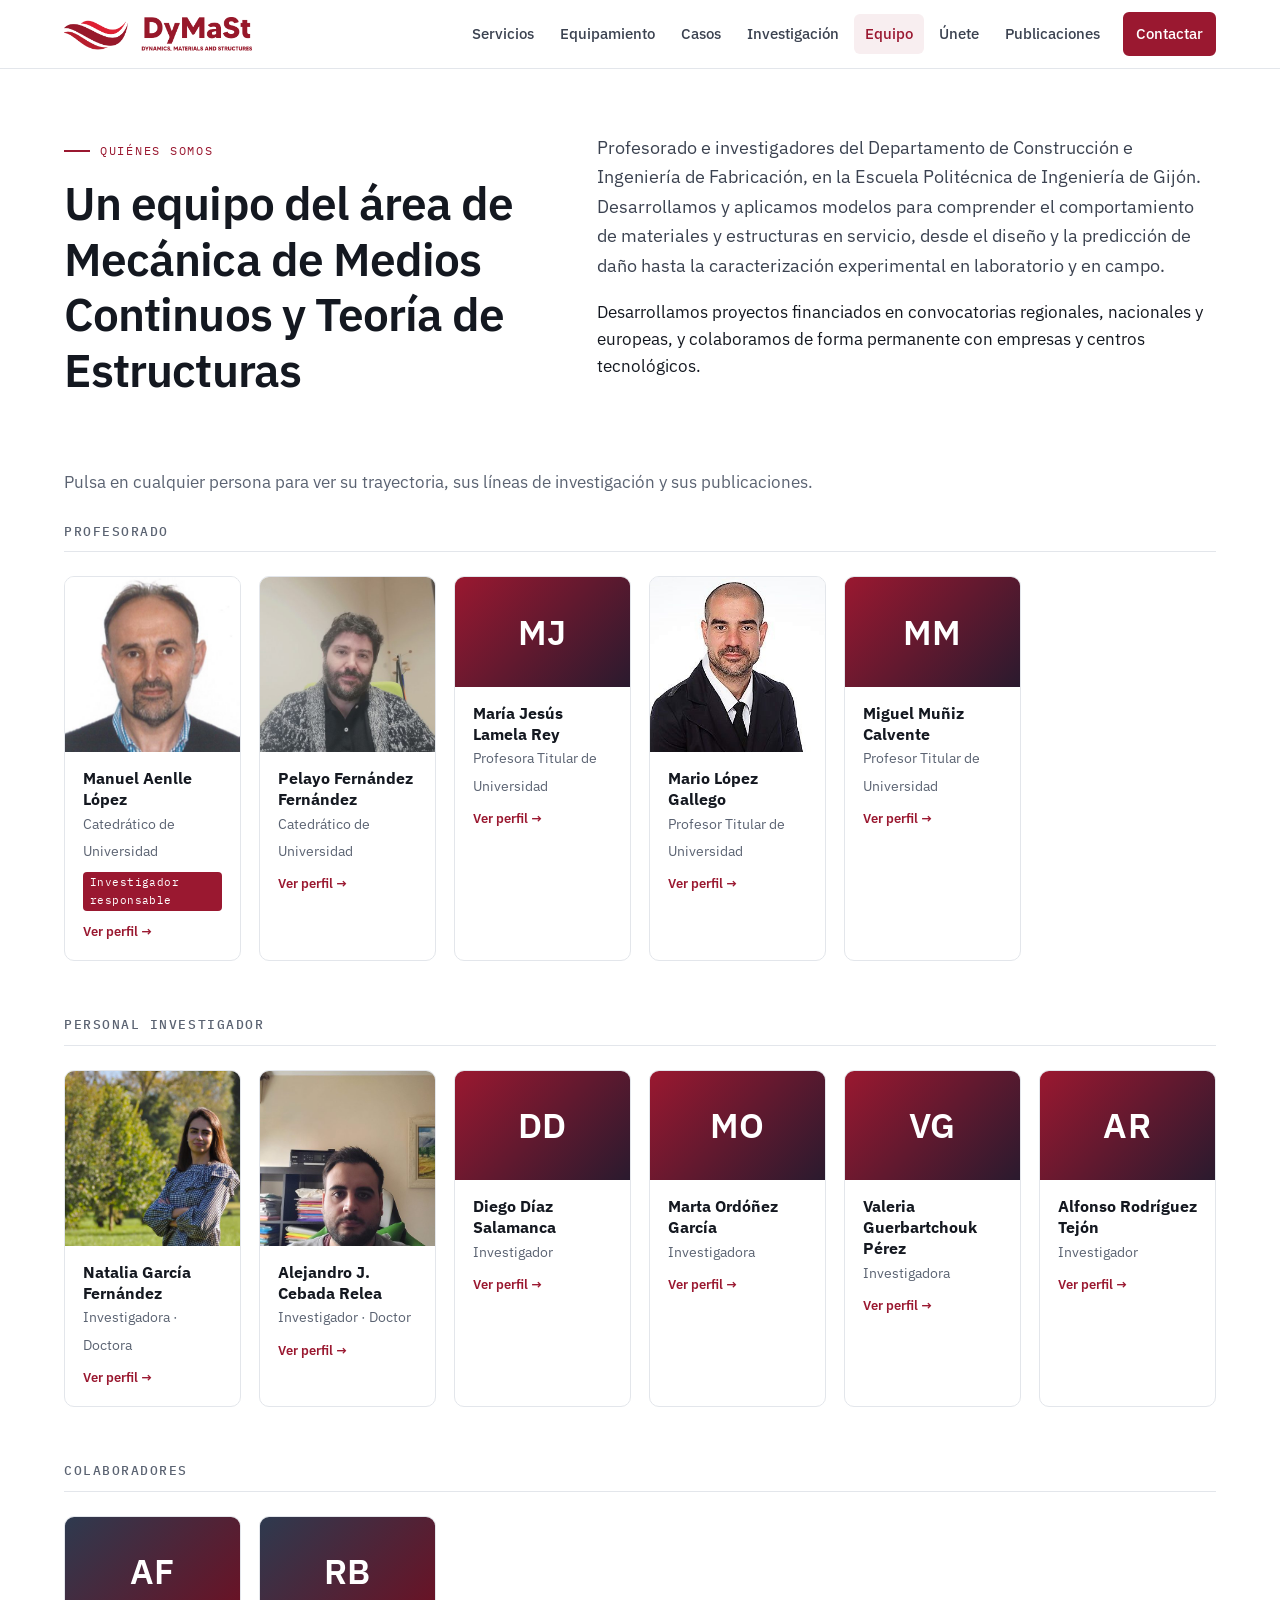
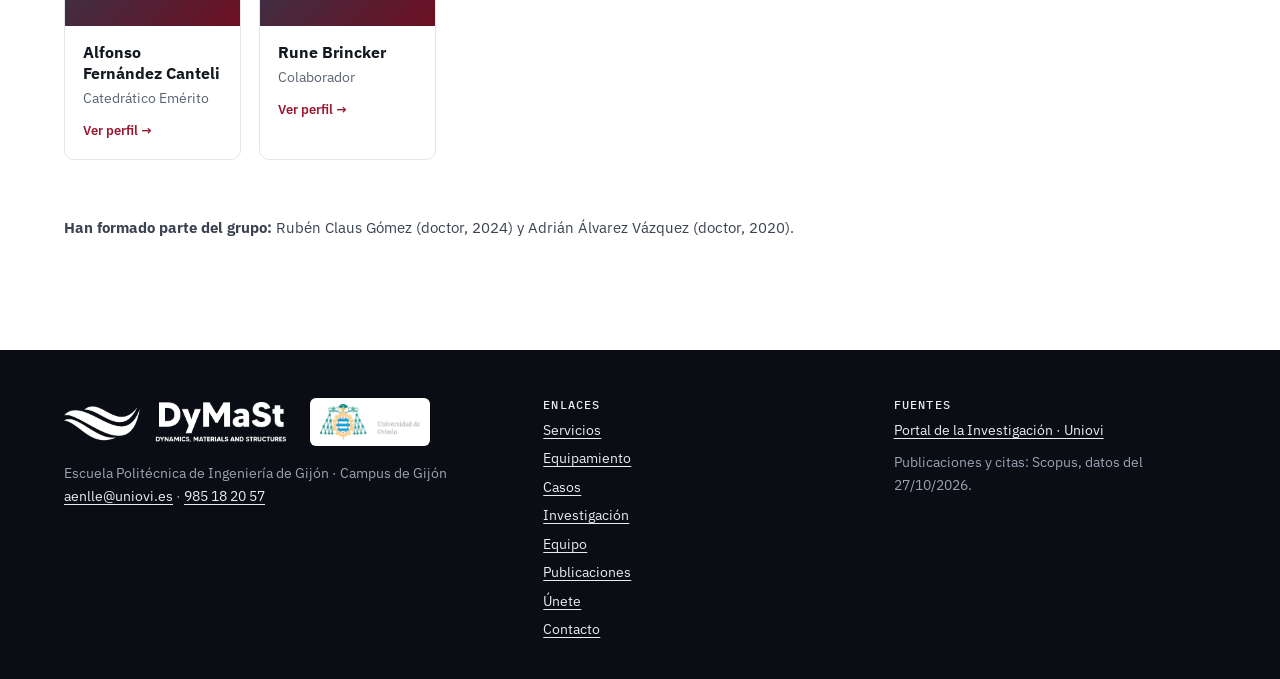
<file: equipo.html>
<!doctype html>
<html lang="es">
<head>
<meta charset="utf-8">
<meta name="viewport" content="width=device-width, initial-scale=1">
<script>document.documentElement.classList.add('js')</script>
<title>Equipo · DyMaSt · Universidad de Oviedo</title>
<meta name="description" content="Miembros del grupo de investigación DyMaSt: profesorado, personal investigador y colaboradores.">
<meta property="og:type" content="website">
<meta property="og:title" content="Equipo · DyMaSt · Universidad de Oviedo">
<meta property="og:description" content="Miembros del grupo de investigación DyMaSt: profesorado, personal investigador y colaboradores.">
<meta property="og:image" content="assets/img/research/dique-figueras.jpg">
<meta name="twitter:card" content="summary_large_image">
<link rel="icon" href="assets/img/favicon.png">
<link rel="preconnect" href="https://fonts.googleapis.com">
<link rel="preconnect" href="https://fonts.gstatic.com" crossorigin>
<link href="https://fonts.googleapis.com/css2?family=IBM+Plex+Mono:wght@400;500&family=IBM+Plex+Sans:wght@400;500;600&display=swap" rel="stylesheet">
<link rel="stylesheet" href="assets/css/style.css?v=3">
</head>
<body>
<a class="skip" href="#main">Saltar al contenido</a>

<header class="site-header">
  <div class="wrap">
    <a class="brand" href="index.html" aria-label="DyMaSt, inicio">
      <img src="assets/img/dymast-2.png?v=2" alt="DyMaSt" width="188" height="34">
      <small>Universidad de Oviedo · Gijón</small>
    </a>
    <button class="menu-btn" aria-label="Abrir menú" aria-expanded="false" aria-controls="nav"><span></span></button>
    <nav class="nav" id="nav" aria-label="Principal">
      <a href="servicios.html">Servicios</a>
      <a href="equipamiento.html">Equipamiento</a>
      <a href="casos.html">Casos</a>
      <a href="investigacion.html">Investigación</a>
      <a href="equipo.html" aria-current="page">Equipo</a>
      <a href="unete.html">Únete</a>
      <a href="publicaciones.html">Publicaciones</a>
      <a class="btn" href="contacto.html">Contactar</a>
    </nav>
  </div>
</header>

<main id="main">
<section id="equipo">
  <div class="wrap">
    <div class="about reveal">
      <div>
        <div class="eyebrow">Quiénes somos</div>
        <h1 class="page-title">Un equipo del área de Mecánica de Medios Continuos y Teoría de Estructuras</h1>
      </div>
      <div>
        <p class="lead">Profesorado e investigadores del Departamento de Construcción e Ingeniería de Fabricación, en la Escuela Politécnica de Ingeniería de Gijón. Desarrollamos y aplicamos modelos para comprender el comportamiento de materiales y estructuras en servicio, desde el diseño y la predicción de daño hasta la caracterización experimental en laboratorio y en campo.</p>
        <p>Desarrollamos proyectos financiados en convocatorias regionales, nacionales y europeas, y colaboramos de forma permanente con empresas y centros tecnológicos.</p>
      </div>
    </div>
    <p class="muted team-hint">Pulsa en cualquier persona para ver su trayectoria, sus líneas de investigación y sus publicaciones.</p>
    <div id="team-root"></div>
    <p class="alumni"><strong>Han formado parte del grupo:</strong> Rubén Claus Gómez (doctor, 2024) y Adrián Álvarez Vázquez (doctor, 2020).</p>
  </div>
</section>
</main>
<a class="float-cta" href="contacto.html">Contactar</a>

<footer class="site-footer">
  <div class="wrap foot-grid">
    <div>
      <div class="foot-logos">
        <img src="assets/img/dymast-4.png?v=2" alt="DyMaSt" width="220" height="40">
        <img class="uo" src="assets/img/uniovi.png" alt="Universidad de Oviedo" width="120" height="44">
      </div>
      <p>Escuela Politécnica de Ingeniería de Gijón · Campus de Gijón<br><a href="mailto:aenlle@uniovi.es">aenlle@uniovi.es</a> · <a href="tel:+34985182057">985 18 20 57</a></p>
    </div>
    <nav aria-label="Pie">
      <h3>Enlaces</h3>
      <a href="servicios.html">Servicios</a><a href="equipamiento.html">Equipamiento</a><a href="casos.html">Casos</a><a href="investigacion.html">Investigación</a><a href="equipo.html">Equipo</a><a href="publicaciones.html">Publicaciones</a><a href="unete.html">Únete</a><a href="contacto.html">Contacto</a>
    </nav>
    <div>
      <h3>Fuentes</h3>
      <a href="https://portalinvestigacion.uniovi.es/grupos/14043/detalle" target="_blank" rel="noopener">Portal de la Investigación · Uniovi</a>
      <p class="foot-note" data-scopus-date>Publicaciones y citas: Scopus.</p>
    </div>
  </div>
</footer>

<script src="data/members.js?v=3"></script>
<script src="data/stats.js?v=3"></script>
<script src="assets/js/main.js?v=3"></script>
</body>
</html>
</file>
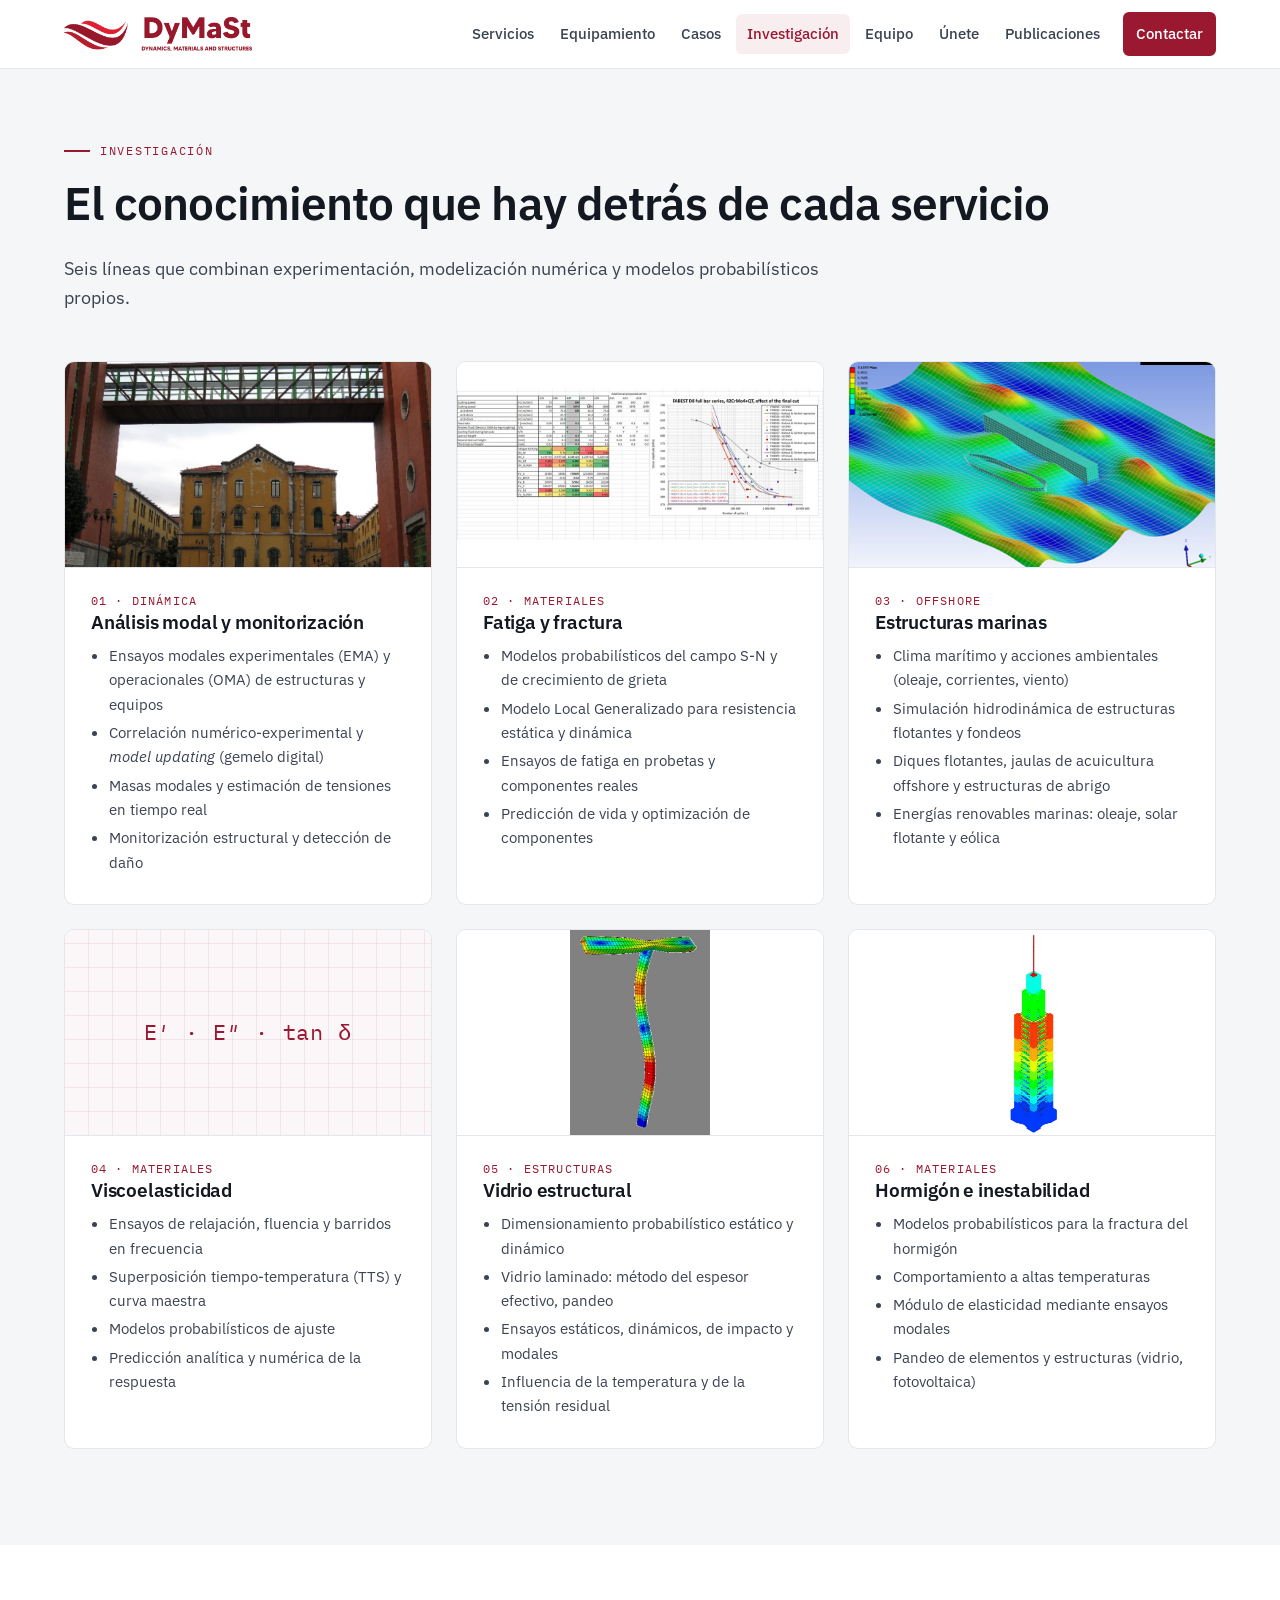
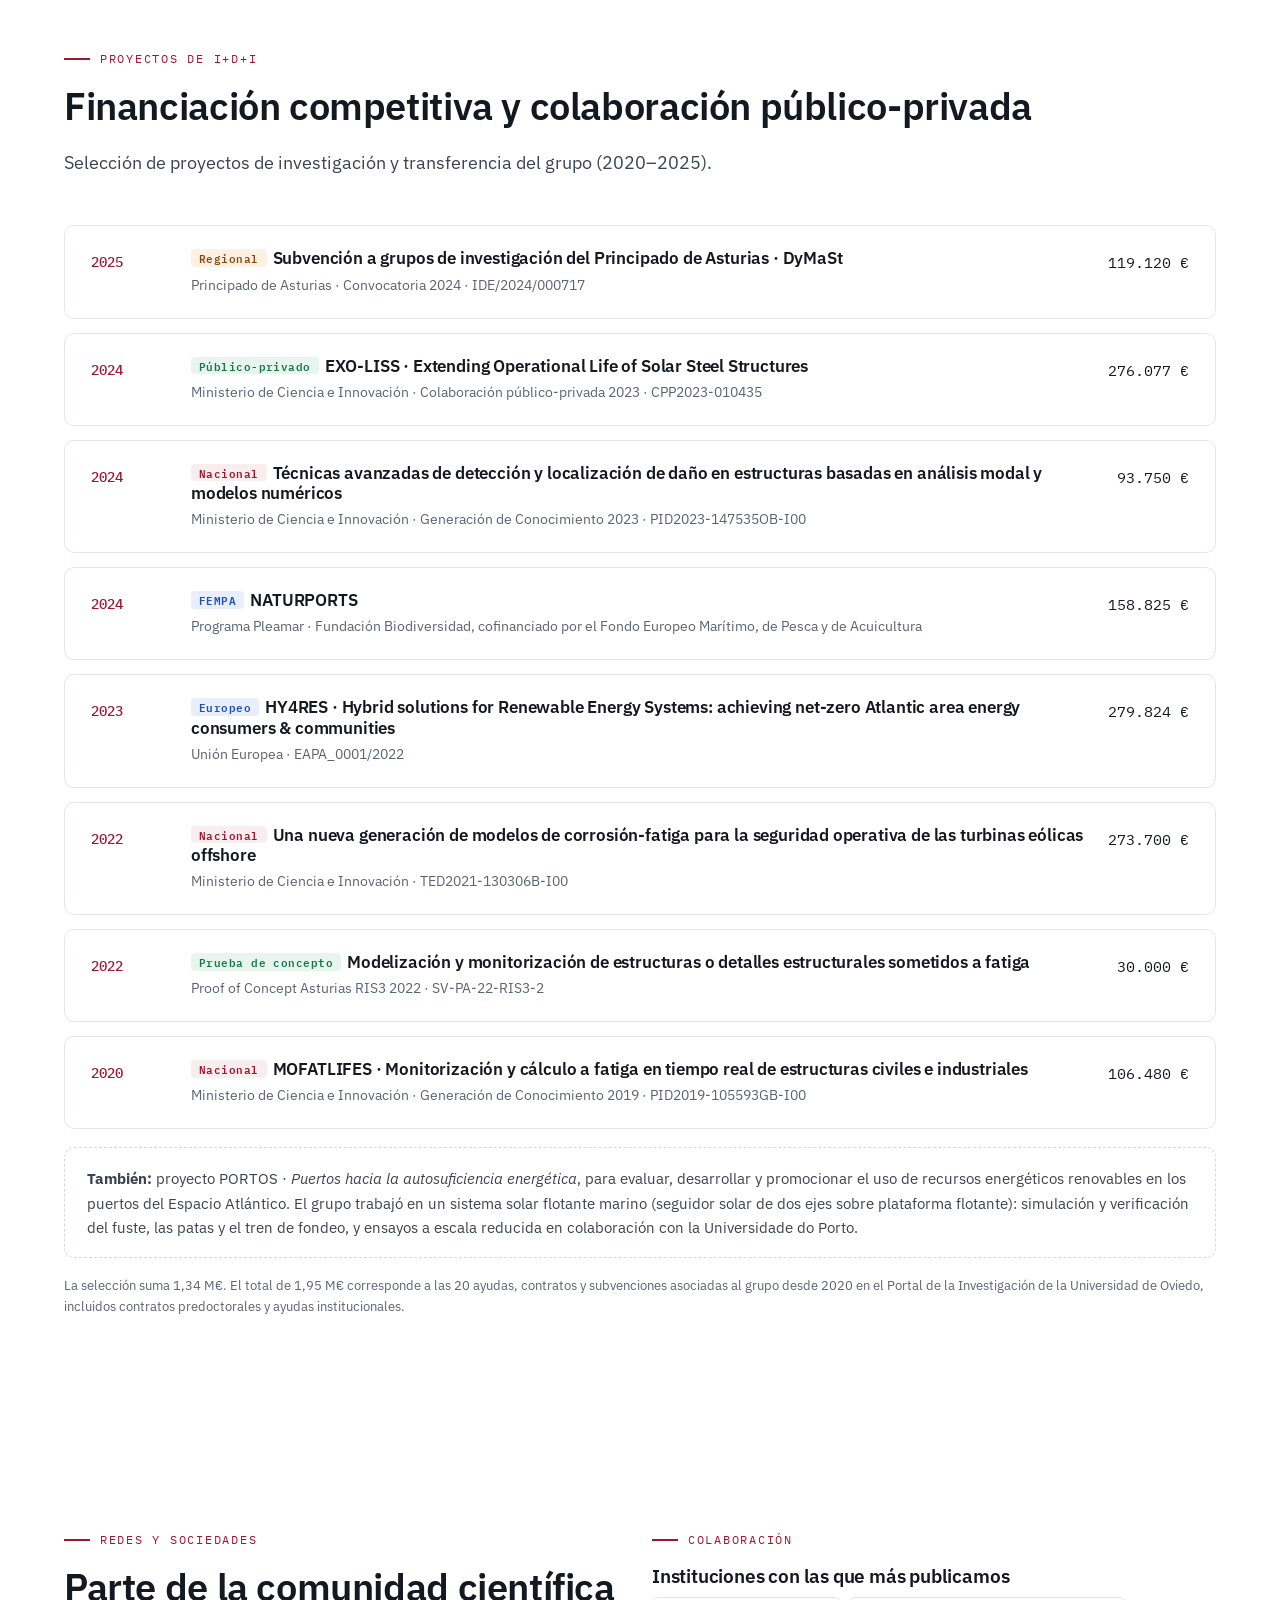
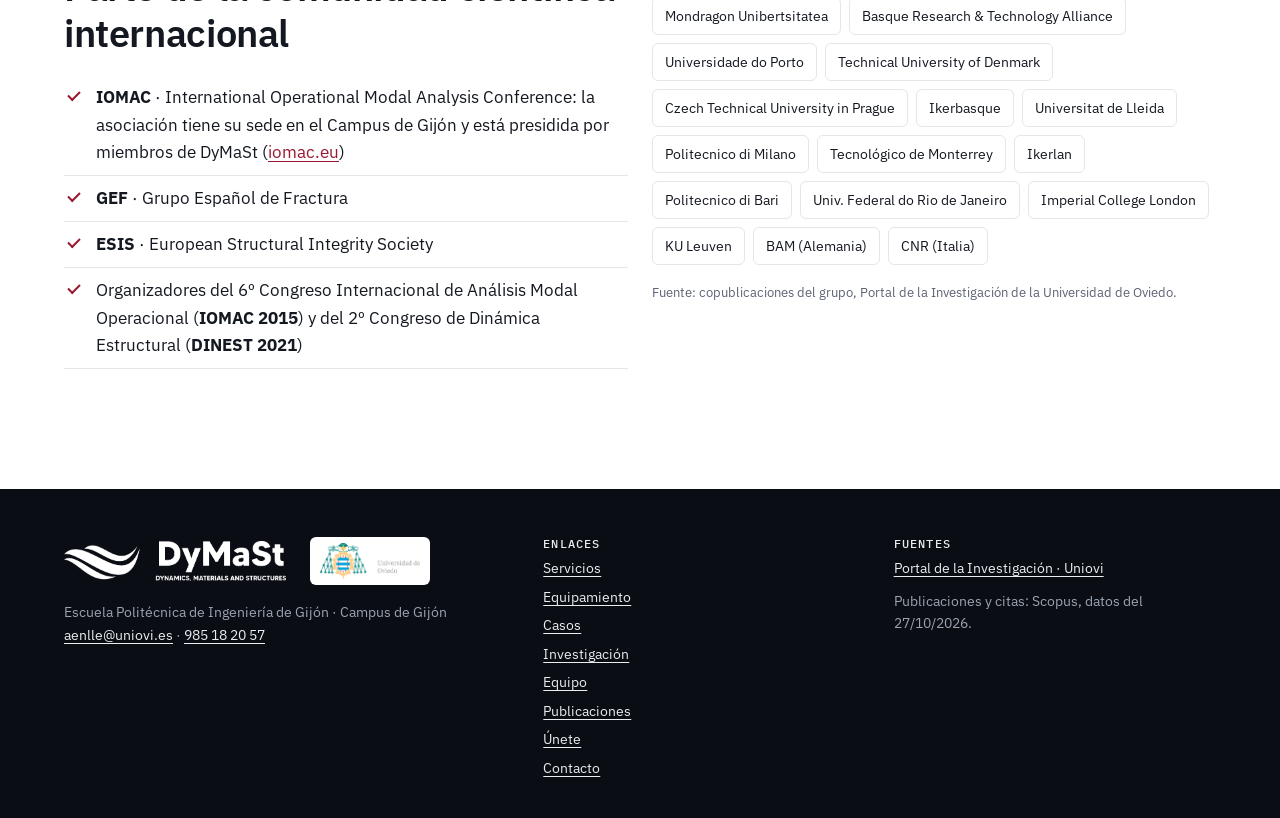
<file: investigacion.html>
<!doctype html>
<html lang="es">
<head>
<meta charset="utf-8">
<meta name="viewport" content="width=device-width, initial-scale=1">
<script>document.documentElement.classList.add('js')</script>
<title>Investigación y proyectos · DyMaSt · Universidad de Oviedo</title>
<meta name="description" content="Líneas de investigación, proyectos de I+D+i y redes científicas del grupo DyMaSt.">
<meta property="og:type" content="website">
<meta property="og:title" content="Investigación y proyectos · DyMaSt · Universidad de Oviedo">
<meta property="og:description" content="Líneas de investigación, proyectos de I+D+i y redes científicas del grupo DyMaSt.">
<meta property="og:image" content="assets/img/research/dique-figueras.jpg">
<meta name="twitter:card" content="summary_large_image">
<link rel="icon" href="assets/img/favicon.png">
<link rel="preconnect" href="https://fonts.googleapis.com">
<link rel="preconnect" href="https://fonts.gstatic.com" crossorigin>
<link href="https://fonts.googleapis.com/css2?family=IBM+Plex+Mono:wght@400;500&family=IBM+Plex+Sans:wght@400;500;600&display=swap" rel="stylesheet">
<link rel="stylesheet" href="assets/css/style.css?v=3">
</head>
<body>
<a class="skip" href="#main">Saltar al contenido</a>

<header class="site-header">
  <div class="wrap">
    <a class="brand" href="index.html" aria-label="DyMaSt, inicio">
      <img src="assets/img/dymast-2.png?v=2" alt="DyMaSt" width="188" height="34">
      <small>Universidad de Oviedo · Gijón</small>
    </a>
    <button class="menu-btn" aria-label="Abrir menú" aria-expanded="false" aria-controls="nav"><span></span></button>
    <nav class="nav" id="nav" aria-label="Principal">
      <a href="servicios.html">Servicios</a>
      <a href="equipamiento.html">Equipamiento</a>
      <a href="casos.html">Casos</a>
      <a href="investigacion.html" aria-current="page">Investigación</a>
      <a href="equipo.html">Equipo</a>
      <a href="unete.html">Únete</a>
      <a href="publicaciones.html">Publicaciones</a>
      <a class="btn" href="contacto.html">Contactar</a>
    </nav>
  </div>
</header>

<main id="main">
<section id="investigacion" class="soft">
  <div class="wrap">
    <div class="section-head reveal">
      <div class="eyebrow">Investigación</div>
      <h1 class="page-title">El conocimiento que hay detrás de cada servicio</h1>
      <p class="lead">Seis líneas que combinan experimentación, modelización numérica y modelos probabilísticos propios.</p>
    </div>
    <div class="grid g3">
      <article class="card line-card reveal">
        <div class="thumb"><img src="assets/img/research/pasarela.jpg" alt="Pasarela peatonal entre dos edificios" width="919" height="689" loading="lazy"></div>
        <div class="body">
          <div class="tag">01 · Dinámica</div>
          <h3>Análisis modal y monitorización</h3>
          <ul>
            <li>Ensayos modales experimentales (EMA) y operacionales (OMA) de estructuras y equipos</li>
            <li>Correlación numérico-experimental y <em>model updating</em> (gemelo digital)</li>
            <li>Masas modales y estimación de tensiones en tiempo real</li>
            <li>Monitorización estructural y detección de daño</li>
          </ul>
        </div>
      </article>
      <article class="card line-card reveal">
        <div class="thumb"><img src="assets/img/research/papuga.jpg" alt="Tabla de resultados y curvas S-N de una campaña de ensayos de fatiga" width="1000" height="412" loading="lazy" style="object-fit:contain;background:#fff"></div>
        <div class="body">
          <div class="tag">02 · Materiales</div>
          <h3>Fatiga y fractura</h3>
          <ul>
            <li>Modelos probabilísticos del campo S-N y de crecimiento de grieta</li>
            <li>Modelo Local Generalizado para resistencia estática y dinámica</li>
            <li>Ensayos de fatiga en probetas y componentes reales</li>
            <li>Predicción de vida y optimización de componentes</li>
          </ul>
        </div>
      </article>
      <article class="card line-card reveal">
        <div class="thumb"><img src="assets/img/research/hidrodinamica.jpg" alt="Simulación hidrodinámica de presiones del oleaje sobre un dique flotante" width="1388" height="966" loading="lazy"></div>
        <div class="body">
          <div class="tag">03 · Offshore</div>
          <h3>Estructuras marinas</h3>
          <ul>
            <li>Clima marítimo y acciones ambientales (oleaje, corrientes, viento)</li>
            <li>Simulación hidrodinámica de estructuras flotantes y fondeos</li>
            <li>Diques flotantes, jaulas de acuicultura offshore y estructuras de abrigo</li>
            <li>Energías renovables marinas: oleaje, solar flotante y eólica</li>
          </ul>
        </div>
      </article>
      <article class="card line-card reveal">
        <div class="thumb pattern" aria-hidden="true"><span>E′ · E″ · tan δ</span></div>
        <div class="body">
          <div class="tag">04 · Materiales</div>
          <h3>Viscoelasticidad</h3>
          <ul>
            <li>Ensayos de relajación, fluencia y barridos en frecuencia</li>
            <li>Superposición tiempo-temperatura (TTS) y curva maestra</li>
            <li>Modelos probabilísticos de ajuste</li>
            <li>Predicción analítica y numérica de la respuesta</li>
          </ul>
        </div>
      </article>
      <article class="card line-card reveal">
        <div class="thumb"><img src="assets/img/research/modo-T.jpg" alt="Modo de vibración de un elemento estructural en T obtenido por elementos finitos" width="432" height="633" loading="lazy" style="object-fit:contain;background:#fff"></div>
        <div class="body">
          <div class="tag">05 · Estructuras</div>
          <h3>Vidrio estructural</h3>
          <ul>
            <li>Dimensionamiento probabilístico estático y dinámico</li>
            <li>Vidrio laminado: método del espesor efectivo, pandeo</li>
            <li>Ensayos estáticos, dinámicos, de impacto y modales</li>
            <li>Influencia de la temperatura y de la tensión residual</li>
          </ul>
        </div>
      </article>
      <article class="card line-card reveal">
        <div class="thumb"><img src="assets/img/research/torre-fem.jpg" alt="Modelo de elementos finitos tipo viga de una torre" width="258" height="762" loading="lazy" style="object-fit:contain;background:#fff"></div>
        <div class="body">
          <div class="tag">06 · Materiales</div>
          <h3>Hormigón e inestabilidad</h3>
          <ul>
            <li>Modelos probabilísticos para la fractura del hormigón</li>
            <li>Comportamiento a altas temperaturas</li>
            <li>Módulo de elasticidad mediante ensayos modales</li>
            <li>Pandeo de elementos y estructuras (vidrio, fotovoltaica)</li>
          </ul>
        </div>
      </article>
    </div>
  </div>
</section>

<section id="proyectos">
  <div class="wrap">
    <div class="section-head reveal">
      <div class="eyebrow">Proyectos de I+D+i</div>
      <h2>Financiación competitiva y colaboración público-privada</h2>
      <p class="lead">Selección de proyectos de investigación y transferencia del grupo (2020–2025).</p>
    </div>
    <div class="projects">
      <article class="project reveal"><div class="yr">2025</div><div><h3><span class="badge rg">Regional</span>Subvención a grupos de investigación del Principado de Asturias · DyMaSt</h3><p>Principado de Asturias · Convocatoria 2024 · IDE/2024/000717</p></div><div class="amt">119.120 €</div></article>
      <article class="project reveal"><div class="yr">2024</div><div><h3><span class="badge pp">Público-privado</span>EXO-LISS · Extending Operational Life of Solar Steel Structures</h3><p>Ministerio de Ciencia e Innovación · Colaboración público-privada 2023 · CPP2023-010435</p></div><div class="amt">276.077 €</div></article>
      <article class="project reveal"><div class="yr">2024</div><div><h3><span class="badge">Nacional</span>Técnicas avanzadas de detección y localización de daño en estructuras basadas en análisis modal y modelos numéricos</h3><p>Ministerio de Ciencia e Innovación · Generación de Conocimiento 2023 · PID2023-147535OB-I00</p></div><div class="amt">93.750 €</div></article>
      <article class="project reveal"><div class="yr">2024</div><div><h3><span class="badge eu">FEMPA</span>NATURPORTS</h3><p>Programa Pleamar · Fundación Biodiversidad, cofinanciado por el Fondo Europeo Marítimo, de Pesca y de Acuicultura</p></div><div class="amt">158.825 €</div></article>
      <article class="project reveal"><div class="yr">2023</div><div><h3><span class="badge eu">Europeo</span>HY4RES · Hybrid solutions for Renewable Energy Systems: achieving net-zero Atlantic area energy consumers &amp; communities</h3><p>Unión Europea · EAPA_0001/2022</p></div><div class="amt">279.824 €</div></article>
      <article class="project reveal"><div class="yr">2022</div><div><h3><span class="badge">Nacional</span>Una nueva generación de modelos de corrosión-fatiga para la seguridad operativa de las turbinas eólicas offshore</h3><p>Ministerio de Ciencia e Innovación · TED2021-130306B-I00</p></div><div class="amt">273.700 €</div></article>
      <article class="project reveal"><div class="yr">2022</div><div><h3><span class="badge pp">Prueba de concepto</span>Modelización y monitorización de estructuras o detalles estructurales sometidos a fatiga</h3><p>Proof of Concept Asturias RIS3 2022 · SV-PA-22-RIS3-2</p></div><div class="amt">30.000 €</div></article>
      <article class="project reveal"><div class="yr">2020</div><div><h3><span class="badge">Nacional</span>MOFATLIFES · Monitorización y cálculo a fatiga en tiempo real de estructuras civiles e industriales</h3><p>Ministerio de Ciencia e Innovación · Generación de Conocimiento 2019 · PID2019-105593GB-I00</p></div><div class="amt">106.480 €</div></article>
    </div>
    <p class="note-block reveal"><strong>También:</strong> proyecto PORTOS · <em>Puertos hacia la autosuficiencia energética</em>, para evaluar, desarrollar y promocionar el uso de recursos energéticos renovables en los puertos del Espacio Atlántico. El grupo trabajó en un sistema solar flotante marino (seguidor solar de dos ejes sobre plataforma flotante): simulación y verificación del fuste, las patas y el tren de fondeo, y ensayos a escala reducida en colaboración con la Universidade do Porto.</p>
    <p class="source">La selección suma 1,34 M€. El total de 1,95 M€ corresponde a las 20 ayudas, contratos y subvenciones asociadas al grupo desde 2020 en el Portal de la Investigación de la Universidad de Oviedo, incluidos contratos predoctorales y ayudas institucionales.</p>
  </div>
</section>

<section id="red">
  <div class="wrap">
    <div class="grid g2">
      <div class="reveal">
        <div class="eyebrow">Redes y sociedades</div>
        <h2>Parte de la comunidad científica internacional</h2>
        <ul class="checklist">
          <li><strong>IOMAC</strong> · International Operational Modal Analysis Conference: la asociación tiene su sede en el Campus de Gijón y está presidida por miembros de DyMaSt (<a href="https://www.iomac.eu" target="_blank" rel="noopener">iomac.eu</a>)</li>
          <li><strong>GEF</strong> · Grupo Español de Fractura</li>
          <li><strong>ESIS</strong> · European Structural Integrity Society</li>
          <li>Organizadores del 6º Congreso Internacional de Análisis Modal Operacional (<strong>IOMAC 2015</strong>) y del 2º Congreso de Dinámica Estructural (<strong>DINEST 2021</strong>)</li>
        </ul>
      </div>
      <div class="reveal">
        <div class="eyebrow">Colaboración</div>
        <h3>Instituciones con las que más publicamos</h3>
        <div class="orgs">
          <span>Mondragon Unibertsitatea</span><span>Basque Research &amp; Technology Alliance</span><span>Universidade do Porto</span><span>Technical University of Denmark</span><span>Czech Technical University in Prague</span><span>Ikerbasque</span><span>Universitat de Lleida</span><span>Politecnico di Milano</span><span>Tecnológico de Monterrey</span><span>Ikerlan</span><span>Politecnico di Bari</span><span>Univ. Federal do Rio de Janeiro</span><span>Imperial College London</span><span>KU Leuven</span><span>BAM (Alemania)</span><span>CNR (Italia)</span>
        </div>
        <p class="source">Fuente: copublicaciones del grupo, Portal de la Investigación de la Universidad de Oviedo.</p>
      </div>
    </div>
  </div>
</section>
</main>
<a class="float-cta" href="contacto.html">Contactar</a>

<footer class="site-footer">
  <div class="wrap foot-grid">
    <div>
      <div class="foot-logos">
        <img src="assets/img/dymast-4.png?v=2" alt="DyMaSt" width="220" height="40">
        <img class="uo" src="assets/img/uniovi.png" alt="Universidad de Oviedo" width="120" height="44">
      </div>
      <p>Escuela Politécnica de Ingeniería de Gijón · Campus de Gijón<br><a href="mailto:aenlle@uniovi.es">aenlle@uniovi.es</a> · <a href="tel:+34985182057">985 18 20 57</a></p>
    </div>
    <nav aria-label="Pie">
      <h3>Enlaces</h3>
      <a href="servicios.html">Servicios</a><a href="equipamiento.html">Equipamiento</a><a href="casos.html">Casos</a><a href="investigacion.html">Investigación</a><a href="equipo.html">Equipo</a><a href="publicaciones.html">Publicaciones</a><a href="unete.html">Únete</a><a href="contacto.html">Contacto</a>
    </nav>
    <div>
      <h3>Fuentes</h3>
      <a href="https://portalinvestigacion.uniovi.es/grupos/14043/detalle" target="_blank" rel="noopener">Portal de la Investigación · Uniovi</a>
      <p class="foot-note" data-scopus-date>Publicaciones y citas: Scopus.</p>
    </div>
  </div>
</footer>

<script src="data/members.js?v=3"></script>
<script src="data/stats.js?v=3"></script>
<script src="assets/js/main.js?v=3"></script>
</body>
</html>
</file>
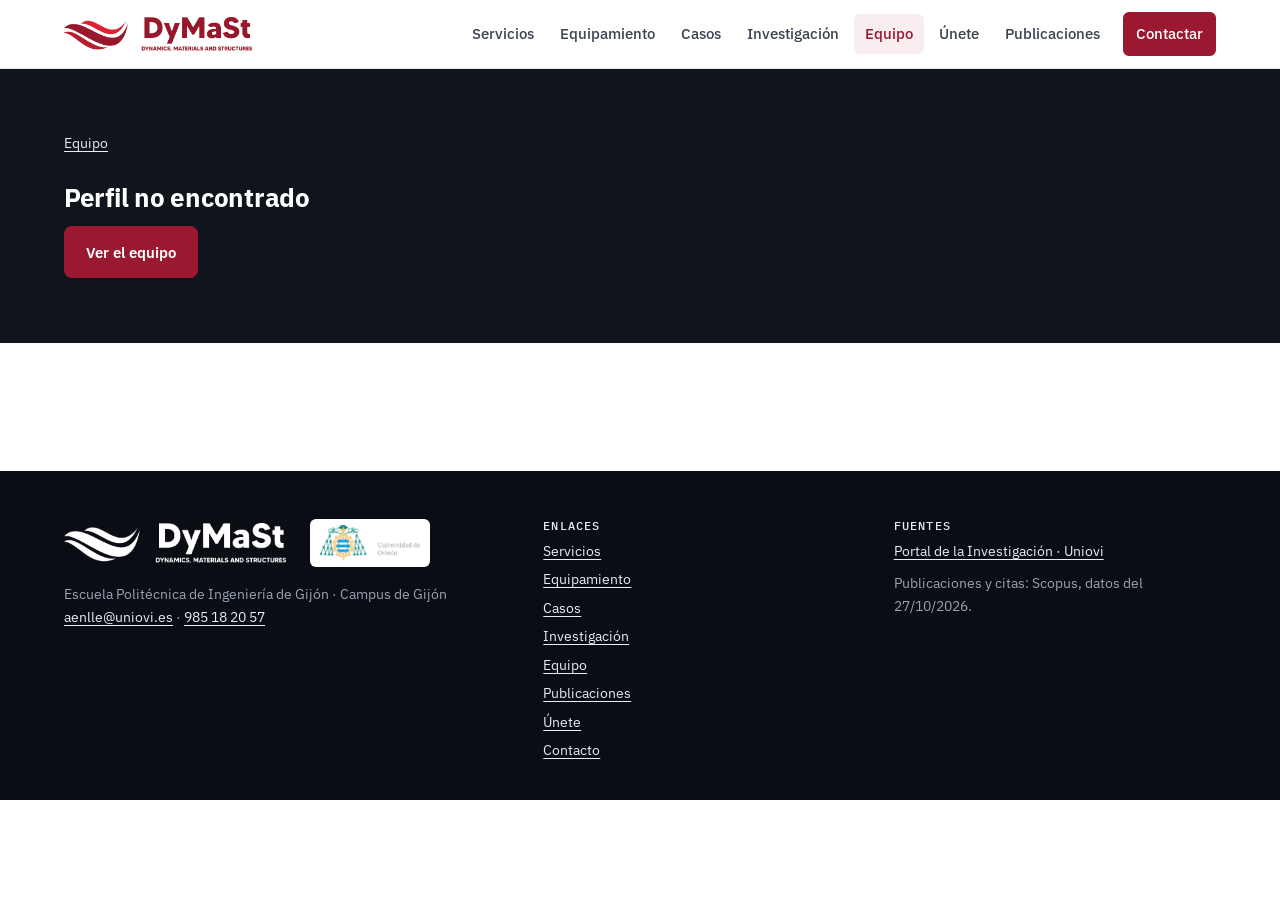
<file: miembro.html>
<!doctype html>
<html lang="es">
<head>
<meta charset="utf-8">
<meta name="viewport" content="width=device-width, initial-scale=1">
<script>document.documentElement.classList.add('js')</script>
<title>Equipo · DyMaSt · Universidad de Oviedo</title>
<meta name="description" content="Perfil de investigador del grupo DyMaSt: trayectoria, líneas de investigación y publicaciones indexadas en Scopus.">
<link rel="icon" href="assets/img/favicon.png">
<link rel="preconnect" href="https://fonts.googleapis.com">
<link rel="preconnect" href="https://fonts.gstatic.com" crossorigin>
<link href="https://fonts.googleapis.com/css2?family=IBM+Plex+Mono:wght@400;500&family=IBM+Plex+Sans:wght@400;500;600&display=swap" rel="stylesheet">
<link rel="stylesheet" href="assets/css/style.css?v=3">
</head>
<body>
<a class="skip" href="#main">Saltar al contenido</a>
<header class="site-header">
  <div class="wrap">
    <a class="brand" href="index.html" aria-label="DyMaSt, inicio">
      <img src="assets/img/dymast-2.png?v=3" alt="DyMaSt" width="188" height="34">
      <small>Universidad de Oviedo · Gijón</small>
    </a>
    <button class="menu-btn" aria-label="Abrir menú" aria-expanded="false" aria-controls="nav"><span></span></button>
    <nav class="nav" id="nav" aria-label="Principal">
      <a href="servicios.html">Servicios</a>
      <a href="equipamiento.html">Equipamiento</a>
      <a href="casos.html">Casos</a>
      <a href="investigacion.html">Investigación</a>
      <a href="equipo.html" aria-current="page">Equipo</a>
      <a href="unete.html">Únete</a>
      <a href="publicaciones.html">Publicaciones</a>
      <a class="btn" href="contacto.html">Contactar</a>
    </nav>
  </div>
</header>

<main id="main">
  <section class="profile-hero">
    <div class="wrap" id="hero"></div>
  </section>
  <div class="wrap profile-body" id="body"></div>
</main>

<footer class="site-footer">
  <div class="wrap foot-grid">
    <div>
      <div class="foot-logos">
        <img src="assets/img/dymast-4.png?v=3" alt="DyMaSt" width="220" height="40">
        <img class="uo" src="assets/img/uniovi.png" alt="Universidad de Oviedo" width="120" height="44">
      </div>
      <p>Escuela Politécnica de Ingeniería de Gijón · Campus de Gijón<br><a href="mailto:aenlle@uniovi.es">aenlle@uniovi.es</a> · <a href="tel:+34985182057">985 18 20 57</a></p>
    </div>
    <nav aria-label="Pie">
      <h3>Enlaces</h3>
      <a href="servicios.html">Servicios</a><a href="equipamiento.html">Equipamiento</a><a href="casos.html">Casos</a><a href="investigacion.html">Investigación</a><a href="equipo.html">Equipo</a><a href="publicaciones.html">Publicaciones</a><a href="unete.html">Únete</a><a href="contacto.html">Contacto</a>
    </nav>
    <div>
      <h3>Fuentes</h3>
      <a href="https://portalinvestigacion.uniovi.es/grupos/14043/detalle" target="_blank" rel="noopener">Portal de la Investigación · Uniovi</a>
      <p class="foot-note" data-scopus-date>Publicaciones y citas: Scopus.</p>
    </div>
  </div>
</footer>

<script src="data/members.js?v=3"></script>
<script src="data/publications.js?v=3"></script>
<script src="assets/js/main.js?v=3"></script>
<script src="assets/js/pubs.js?v=3"></script>
<script src="assets/js/member.js?v=3"></script>
</body>
</html>
</file>
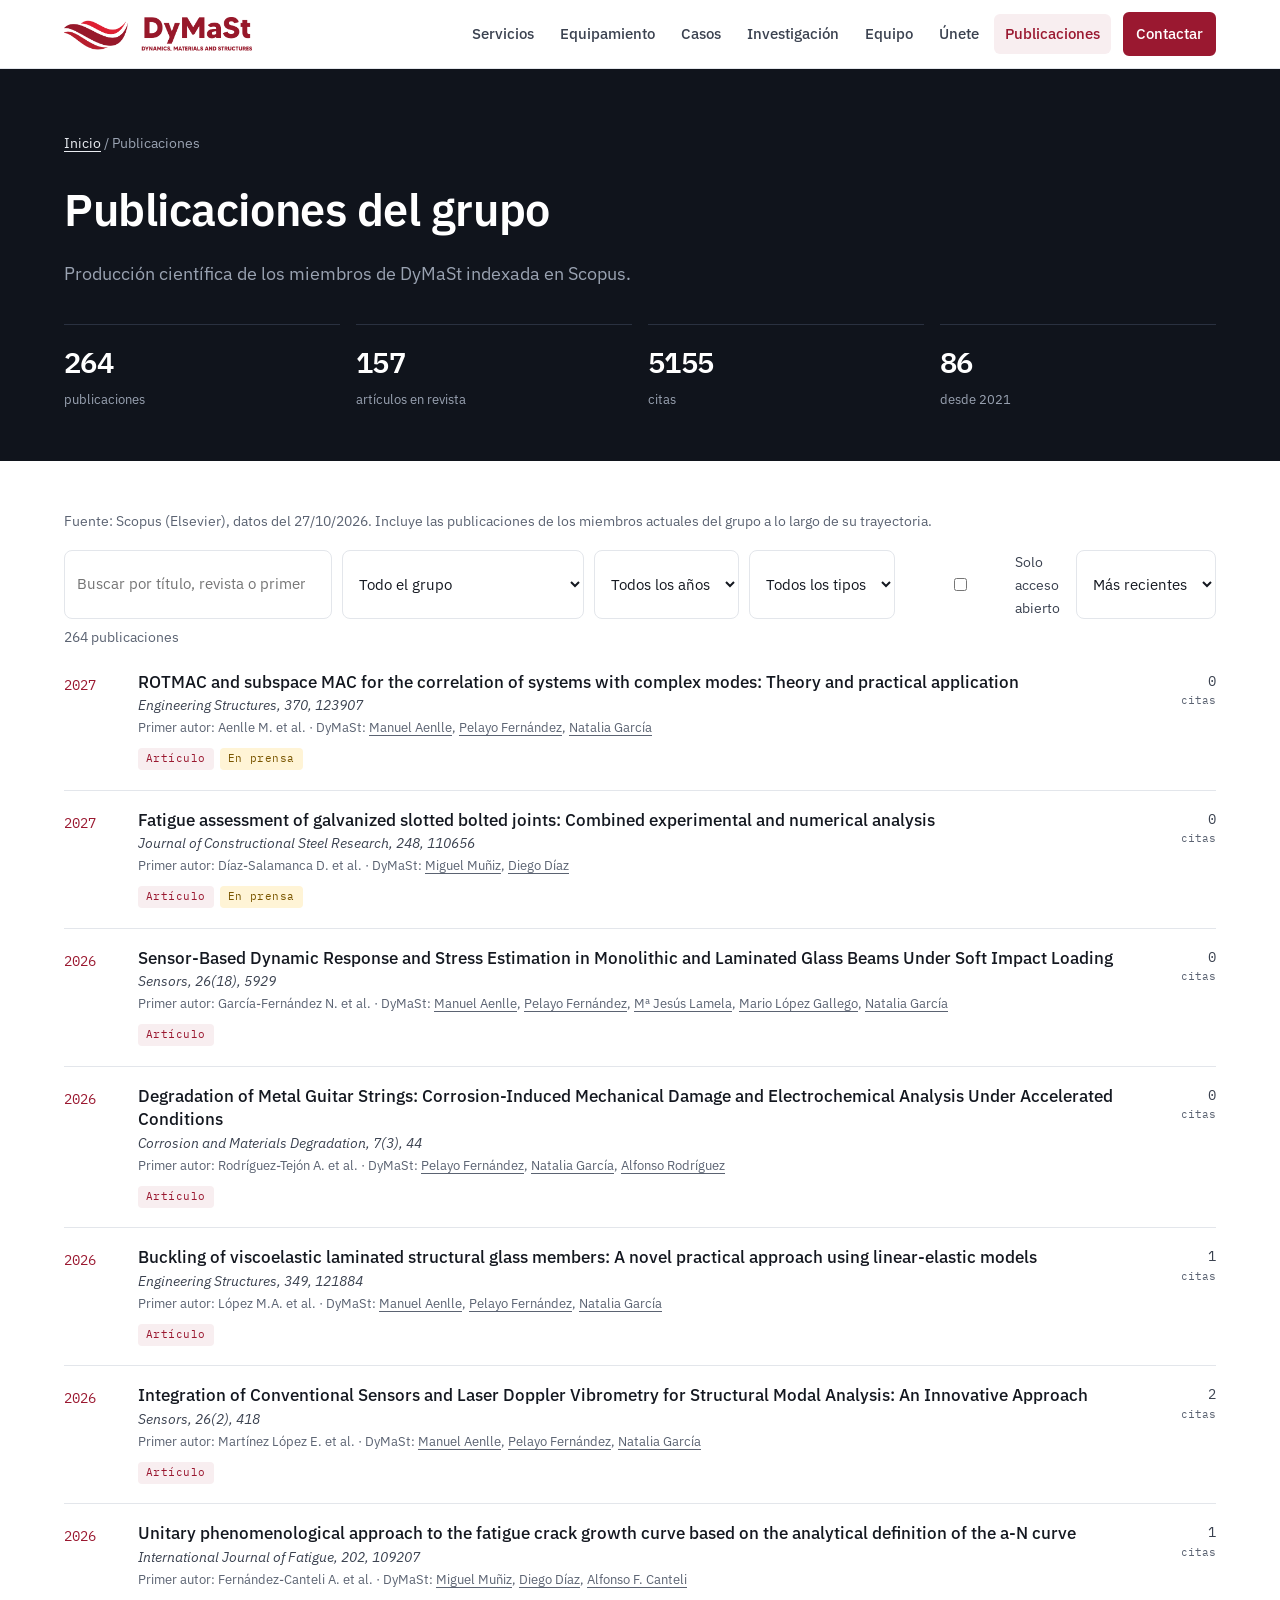
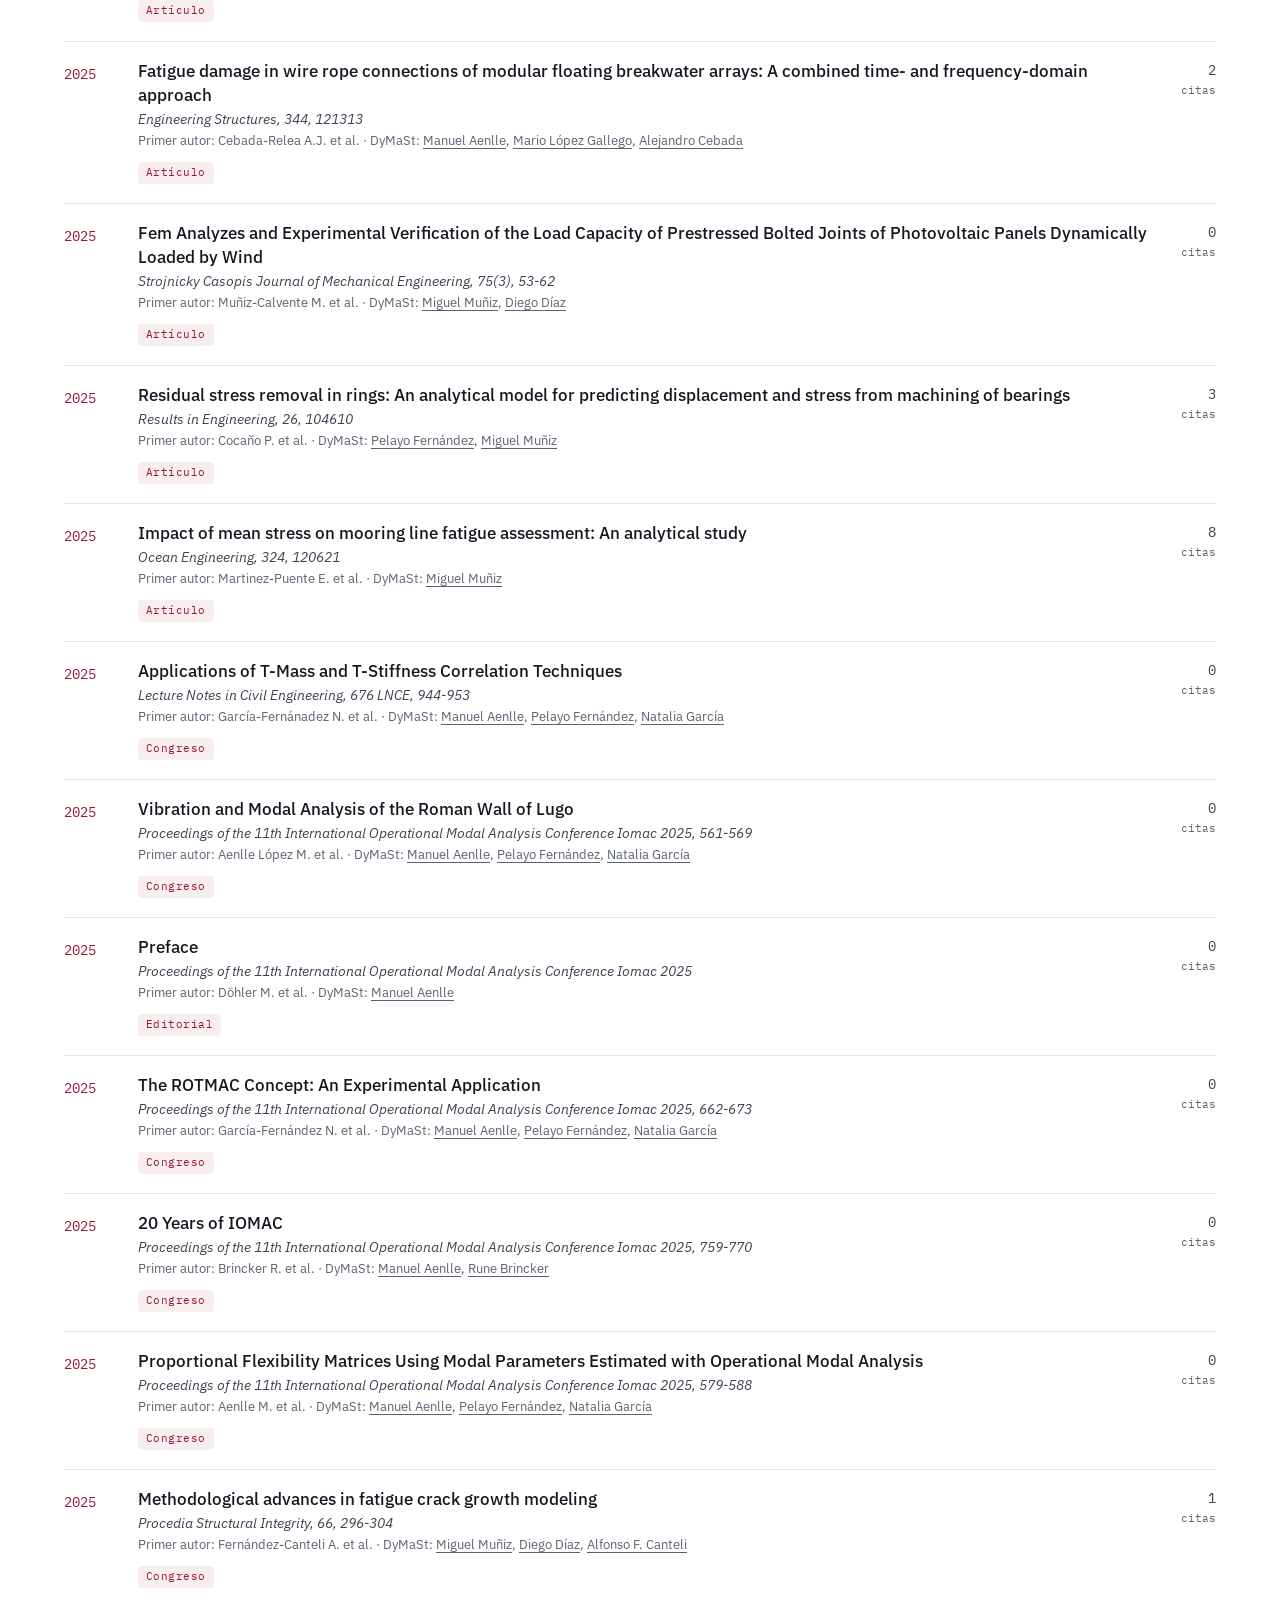
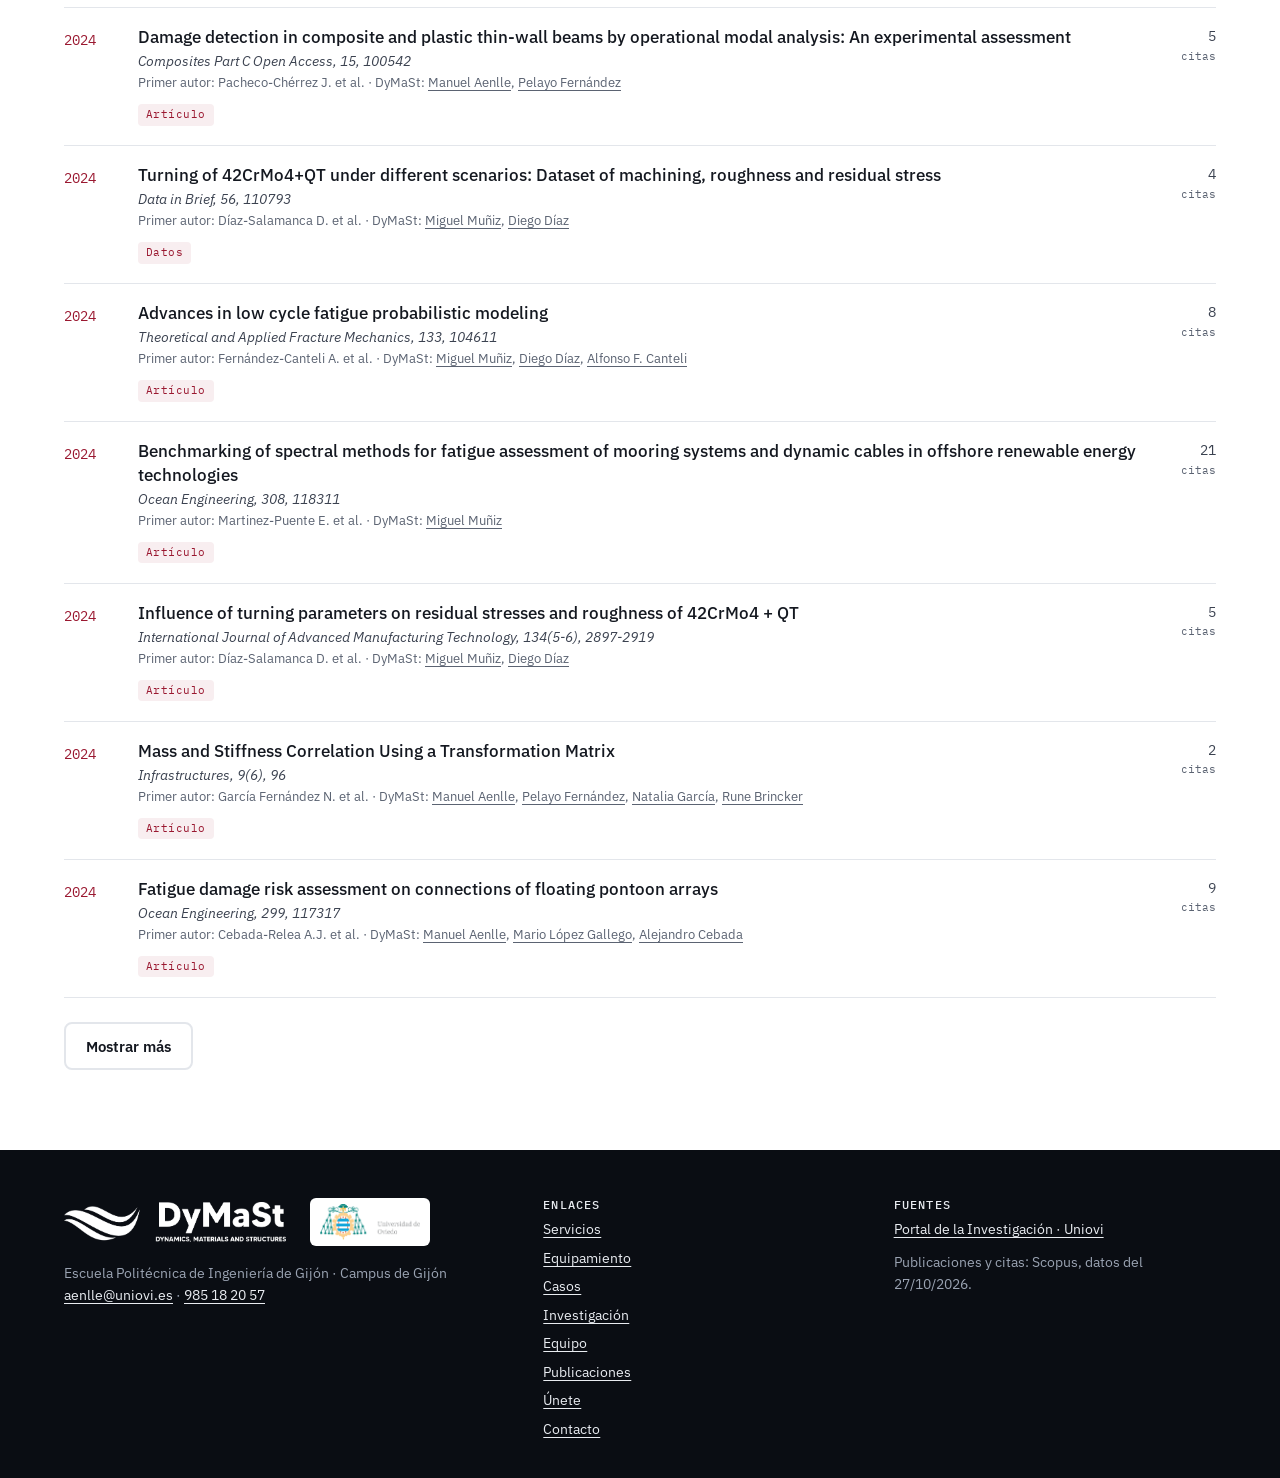
<file: publicaciones.html>
<!doctype html>
<html lang="es">
<head>
<meta charset="utf-8">
<meta name="viewport" content="width=device-width, initial-scale=1">
<script>document.documentElement.classList.add('js')</script>
<title>Publicaciones · DyMaSt · Universidad de Oviedo</title>
<meta name="description" content="Publicaciones del grupo de investigación DyMaSt indexadas en Scopus.">
<link rel="icon" href="assets/img/favicon.png">
<link rel="preconnect" href="https://fonts.googleapis.com">
<link rel="preconnect" href="https://fonts.gstatic.com" crossorigin>
<link href="https://fonts.googleapis.com/css2?family=IBM+Plex+Mono:wght@400;500&family=IBM+Plex+Sans:wght@400;500;600&display=swap" rel="stylesheet">
<link rel="stylesheet" href="assets/css/style.css?v=3">
</head>
<body>
<a class="skip" href="#main">Saltar al contenido</a>
<header class="site-header">
  <div class="wrap">
    <a class="brand" href="index.html" aria-label="DyMaSt, inicio">
      <img src="assets/img/dymast-2.png?v=3" alt="DyMaSt" width="188" height="34">
      <small>Universidad de Oviedo · Gijón</small>
    </a>
    <button class="menu-btn" aria-label="Abrir menú" aria-expanded="false" aria-controls="nav"><span></span></button>
    <nav class="nav" id="nav" aria-label="Principal">
      <a href="servicios.html">Servicios</a>
      <a href="equipamiento.html">Equipamiento</a>
      <a href="casos.html">Casos</a>
      <a href="investigacion.html">Investigación</a>
      <a href="equipo.html">Equipo</a>
      <a href="unete.html">Únete</a>
      <a href="publicaciones.html" aria-current="page">Publicaciones</a>
      <a class="btn" href="contacto.html">Contactar</a>
    </nav>
  </div>
</header>
<main id="main">
  <section class="profile-hero">
    <div class="wrap">
      <nav class="crumbs" aria-label="Ruta"><a href="index.html">Inicio</a> / Publicaciones</nav>
      <h1 style="color:#fff;font-size:clamp(2rem,4vw,2.8rem);font-weight:600">Publicaciones del grupo</h1>
      <p class="lead" style="color:var(--on-dark-muted)">Producción científica de los miembros de DyMaSt indexada en Scopus.</p>
      <div class="metrics" id="metrics"></div>
    </div>
  </section>
  <div class="wrap" style="padding:48px 24px 80px">
    <p class="muted" id="note" style="font-size:.9rem"></p>
    <div id="pubs"></div>
  </div>
</main>
<footer class="site-footer">
  <div class="wrap foot-grid">
    <div>
      <div class="foot-logos">
        <img src="assets/img/dymast-4.png?v=3" alt="DyMaSt" width="220" height="40">
        <img class="uo" src="assets/img/uniovi.png" alt="Universidad de Oviedo" width="120" height="44">
      </div>
      <p>Escuela Politécnica de Ingeniería de Gijón · Campus de Gijón<br><a href="mailto:aenlle@uniovi.es">aenlle@uniovi.es</a> · <a href="tel:+34985182057">985 18 20 57</a></p>
    </div>
    <nav aria-label="Pie">
      <h3>Enlaces</h3>
      <a href="servicios.html">Servicios</a><a href="equipamiento.html">Equipamiento</a><a href="casos.html">Casos</a><a href="investigacion.html">Investigación</a><a href="equipo.html">Equipo</a><a href="publicaciones.html">Publicaciones</a><a href="unete.html">Únete</a><a href="contacto.html">Contacto</a>
    </nav>
    <div>
      <h3>Fuentes</h3>
      <a href="https://portalinvestigacion.uniovi.es/grupos/14043/detalle" target="_blank" rel="noopener">Portal de la Investigación · Uniovi</a>
      <p class="foot-note" data-scopus-date>Publicaciones y citas: Scopus.</p>
    </div>
  </div>
</footer>
<script src="data/members.js?v=3"></script>
<script src="data/publications.js?v=3"></script>
<script src="assets/js/main.js?v=3"></script>
<script src="assets/js/pubs.js?v=3"></script>
<script>
(function () {
  var M = window.DYMAST_MEMBERS, DB = window.DYMAST_PUBLICATIONS || { publications: [] };
  var coreIds = M.filter(function (m) { return m.group !== "col"; }).map(function (m) { return m.id; });
  var list = DB.publications.filter(function (p) { return p.members.some(function (id) { return coreIds.indexOf(id) > -1; }); });
  var names = {}; M.forEach(function (m) { names[m.id] = m.short || m.name; });
  var cites = list.reduce(function (s, p) { return s + (p.cited || 0); }, 0);
  var since = list.filter(function (p) { return p.year >= 2021; }).length;
  var art = list.filter(function (p) { return p.type === "Article" || p.type === "Review"; }).length;
  document.getElementById("metrics").innerHTML =
    "<div><b>" + list.length + "</b><span>publicaciones</span></div><div><b>" + art + "</b><span>artículos en revista</span></div>" +
    "<div><b>" + cites.toLocaleString("es-ES") + "</b><span>citas</span></div><div><b>" + since + "</b><span>desde 2021</span></div>";
  document.getElementById("note").textContent = "Fuente: Scopus (Elsevier)" + (DB.retrieved ? ", datos del " + new Date(DB.retrieved).toLocaleDateString("es-ES") : "") + ". Incluye las publicaciones de los miembros actuales del grupo a lo largo de su trayectoria.";
  var sel = M.filter(function (m) { return m.group !== "col" && DB.publications.some(function (p) { return p.members.indexOf(m.id) > -1; }); });
  window.DymastPubs.mount(document.getElementById("pubs"), list, { names: names, memberSelect: sel, initialMember: new URLSearchParams(location.search).get("m") });
})();
</script>
</body>
</html>
</file>
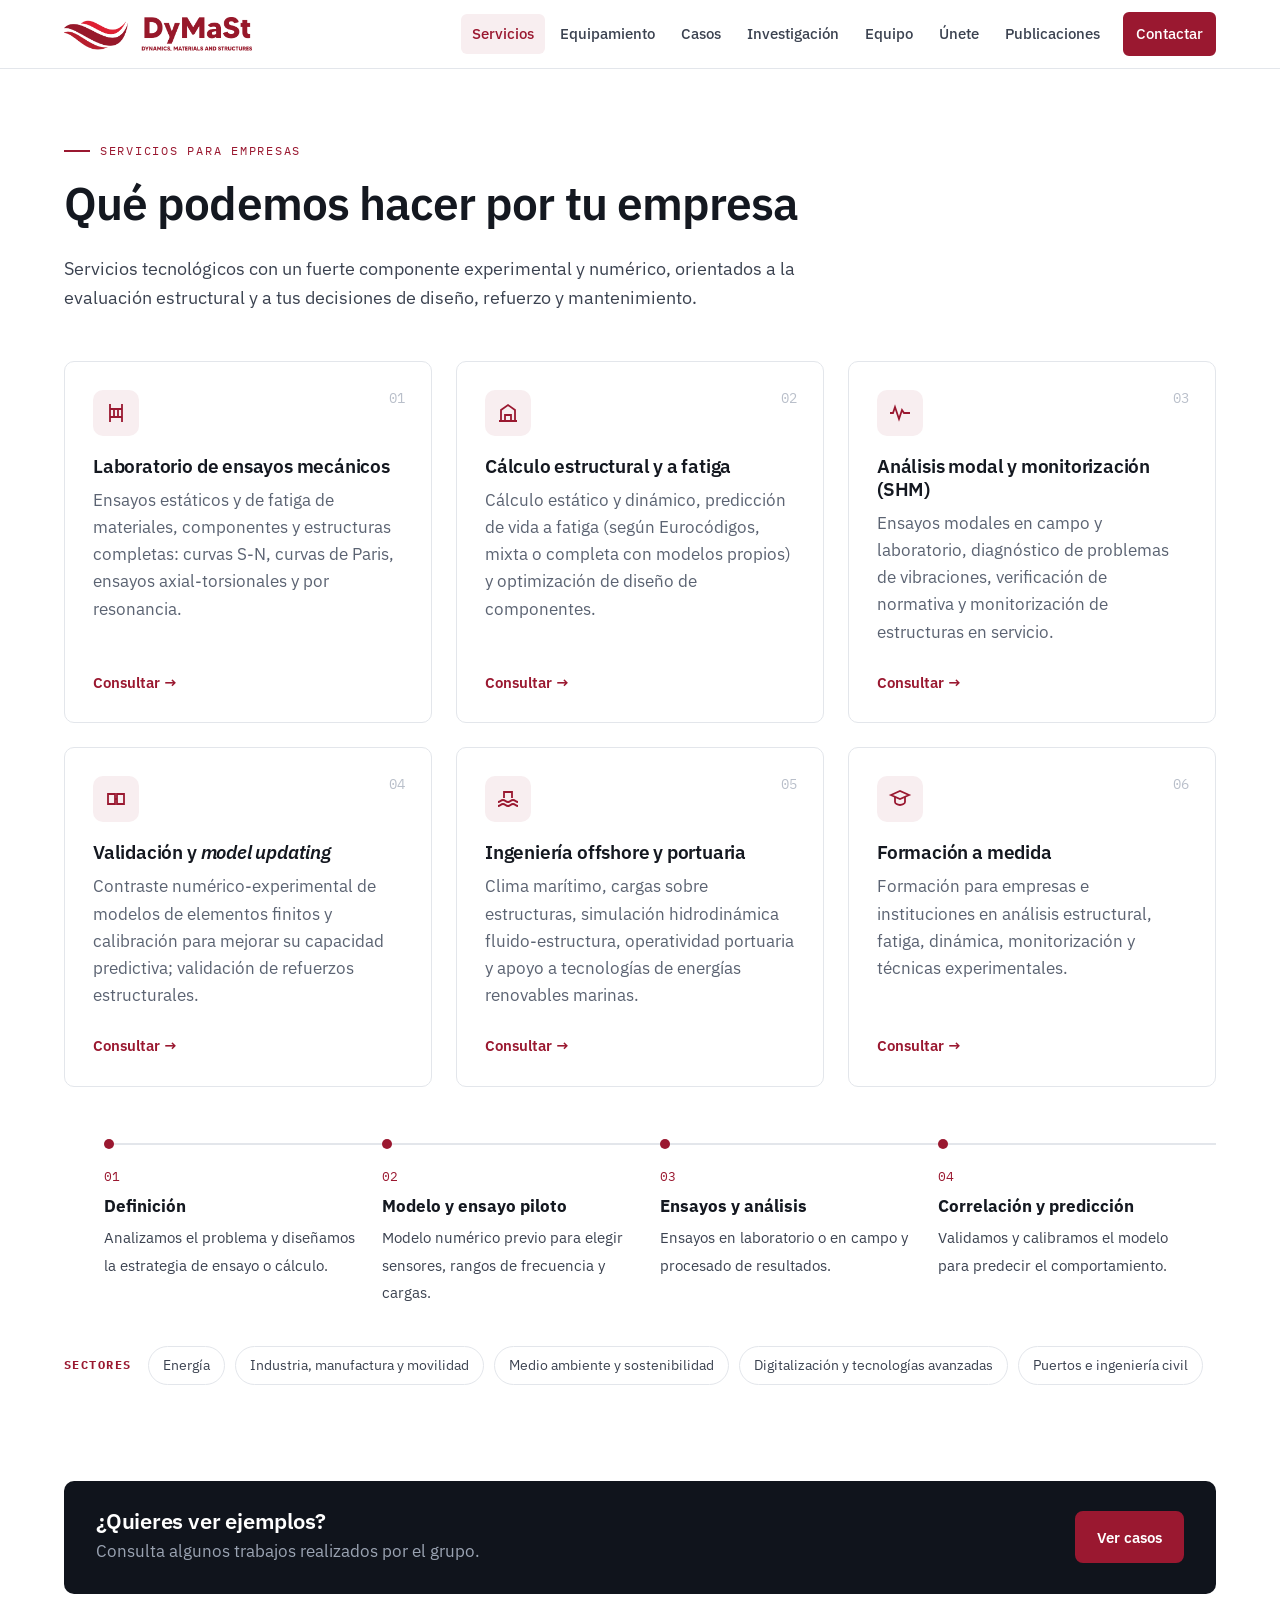
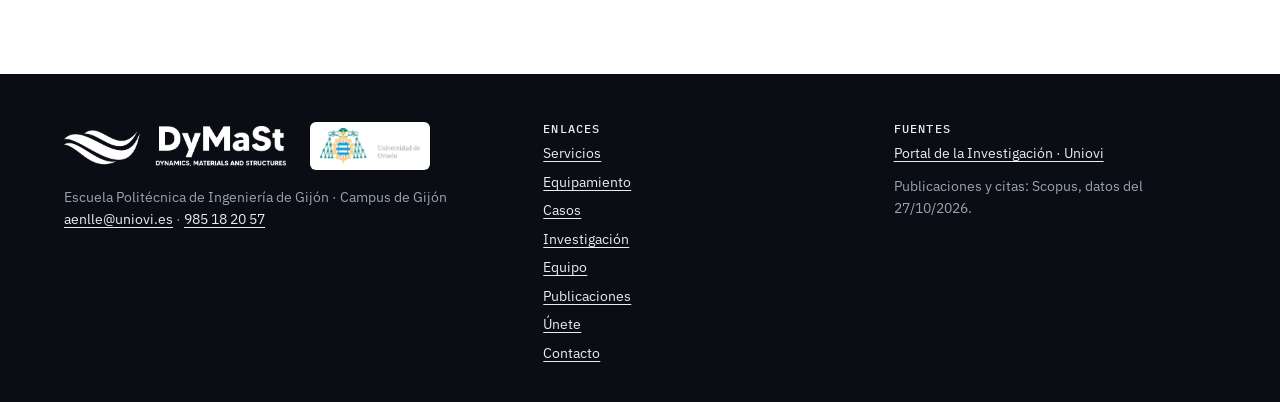
<file: servicios.html>
<!doctype html>
<html lang="es">
<head>
<meta charset="utf-8">
<meta name="viewport" content="width=device-width, initial-scale=1">
<script>document.documentElement.classList.add('js')</script>
<title>Servicios para empresas · DyMaSt · Universidad de Oviedo</title>
<meta name="description" content="Ensayos mecánicos y de fatiga, cálculo estructural, análisis modal y monitorización, validación de modelos, ingeniería offshore y formación a medida.">
<meta property="og:type" content="website">
<meta property="og:title" content="Servicios para empresas · DyMaSt · Universidad de Oviedo">
<meta property="og:description" content="Ensayos mecánicos y de fatiga, cálculo estructural, análisis modal y monitorización, validación de modelos, ingeniería offshore y formación a medida.">
<meta property="og:image" content="assets/img/research/dique-figueras.jpg">
<meta name="twitter:card" content="summary_large_image">
<link rel="icon" href="assets/img/favicon.png">
<link rel="preconnect" href="https://fonts.googleapis.com">
<link rel="preconnect" href="https://fonts.gstatic.com" crossorigin>
<link href="https://fonts.googleapis.com/css2?family=IBM+Plex+Mono:wght@400;500&family=IBM+Plex+Sans:wght@400;500;600&display=swap" rel="stylesheet">
<link rel="stylesheet" href="assets/css/style.css?v=3">
</head>
<body>
<a class="skip" href="#main">Saltar al contenido</a>

<header class="site-header">
  <div class="wrap">
    <a class="brand" href="index.html" aria-label="DyMaSt, inicio">
      <img src="assets/img/dymast-2.png?v=2" alt="DyMaSt" width="188" height="34">
      <small>Universidad de Oviedo · Gijón</small>
    </a>
    <button class="menu-btn" aria-label="Abrir menú" aria-expanded="false" aria-controls="nav"><span></span></button>
    <nav class="nav" id="nav" aria-label="Principal">
      <a href="servicios.html" aria-current="page">Servicios</a>
      <a href="equipamiento.html">Equipamiento</a>
      <a href="casos.html">Casos</a>
      <a href="investigacion.html">Investigación</a>
      <a href="equipo.html">Equipo</a>
      <a href="unete.html">Únete</a>
      <a href="publicaciones.html">Publicaciones</a>
      <a class="btn" href="contacto.html">Contactar</a>
    </nav>
  </div>
</header>

<main id="main">
<section id="servicios">
  <div class="wrap">
    <div class="section-head reveal">
      <div class="eyebrow">Servicios para empresas</div>
      <h1 class="page-title">Qué podemos hacer por tu empresa</h1>
      <p class="lead">Servicios tecnológicos con un fuerte componente experimental y numérico, orientados a la evaluación estructural y a tus decisiones de diseño, refuerzo y mantenimiento.</p>
    </div>
    <div class="grid g3">
      <article class="card service reveal">
        <span class="num" aria-hidden="true">01</span>
        <div class="icon" aria-hidden="true"><svg viewBox="0 0 24 24" fill="none" stroke="currentColor" stroke-width="1.8"><path d="M6 3v18M18 3v18M6 8h12M6 16h12M10 8v8M14 8v8"/></svg></div>
        <h3>Laboratorio de ensayos mecánicos</h3>
        <p class="muted">Ensayos estáticos y de fatiga de materiales, componentes y estructuras completas: curvas S-N, curvas de Paris, ensayos axial-torsionales y por resonancia.</p>
        <a class="card-cta" href="contacto.html?tema=Ensayos%20de%20laboratorio">Consultar →</a>
      </article>
      <article class="card service reveal">
        <span class="num" aria-hidden="true">02</span>
        <div class="icon" aria-hidden="true"><svg viewBox="0 0 24 24" fill="none" stroke="currentColor" stroke-width="1.8"><path d="M3 20h18M5 20V9l7-5 7 5v11M9 20v-6h6v6"/></svg></div>
        <h3>Cálculo estructural y a fatiga</h3>
        <p class="muted">Cálculo estático y dinámico, predicción de vida a fatiga (según Eurocódigos, mixta o completa con modelos propios) y optimización de diseño de componentes.</p>
        <a class="card-cta" href="contacto.html?tema=C%C3%A1lculo%20estructural%20/%20fatiga">Consultar →</a>
      </article>
      <article class="card service reveal">
        <span class="num" aria-hidden="true">03</span>
        <div class="icon" aria-hidden="true"><svg viewBox="0 0 24 24" fill="none" stroke="currentColor" stroke-width="1.8"><path d="M2 12h3l2-6 4 12 3-9 2 3h6"/></svg></div>
        <h3>Análisis modal y monitorización (SHM)</h3>
        <p class="muted">Ensayos modales en campo y laboratorio, diagnóstico de problemas de vibraciones, verificación de normativa y monitorización de estructuras en servicio.</p>
        <a class="card-cta" href="contacto.html?tema=An%C3%A1lisis%20modal%20/%20monitorizaci%C3%B3n">Consultar →</a>
      </article>
      <article class="card service reveal">
        <span class="num" aria-hidden="true">04</span>
        <div class="icon" aria-hidden="true"><svg viewBox="0 0 24 24" fill="none" stroke="currentColor" stroke-width="1.8"><path d="M4 7h7v10H4zM13 7h7v10h-7z"/><path d="M11 12h2"/></svg></div>
        <h3>Validación y <em>model updating</em></h3>
        <p class="muted">Contraste numérico-experimental de modelos de elementos finitos y calibración para mejorar su capacidad predictiva; validación de refuerzos estructurales.</p>
        <a class="card-cta" href="contacto.html?tema=An%C3%A1lisis%20modal%20/%20monitorizaci%C3%B3n">Consultar →</a>
      </article>
      <article class="card service reveal">
        <span class="num" aria-hidden="true">05</span>
        <div class="icon" aria-hidden="true"><svg viewBox="0 0 24 24" fill="none" stroke="currentColor" stroke-width="1.8"><path d="M2 15c2.5 0 2.5-2 5-2s2.5 2 5 2 2.5-2 5-2 2.5 2 5 2M2 19c2.5 0 2.5-2 5-2s2.5 2 5 2 2.5-2 5-2 2.5 2 5 2M8 11V5h8v6"/></svg></div>
        <h3>Ingeniería offshore y portuaria</h3>
        <p class="muted">Clima marítimo, cargas sobre estructuras, simulación hidrodinámica fluido-estructura, operatividad portuaria y apoyo a tecnologías de energías renovables marinas.</p>
        <a class="card-cta" href="contacto.html?tema=Ingenier%C3%ADa%20mar%C3%ADtima%20/%20offshore">Consultar →</a>
      </article>
      <article class="card service reveal">
        <span class="num" aria-hidden="true">06</span>
        <div class="icon" aria-hidden="true"><svg viewBox="0 0 24 24" fill="none" stroke="currentColor" stroke-width="1.8"><path d="M3 8l9-4 9 4-9 4-9-4z"/><path d="M7 10v5c0 1.5 2.5 3 5 3s5-1.5 5-3v-5"/></svg></div>
        <h3>Formación a medida</h3>
        <p class="muted">Formación para empresas e instituciones en análisis estructural, fatiga, dinámica, monitorización y técnicas experimentales.</p>
        <a class="card-cta" href="contacto.html?tema=Formaci%C3%B3n">Consultar →</a>
      </article>
    </div>

    <ol class="process reveal" aria-label="Cómo trabajamos">
      <li><b>Definición</b><span>Analizamos el problema y diseñamos la estrategia de ensayo o cálculo.</span></li>
      <li><b>Modelo y ensayo piloto</b><span>Modelo numérico previo para elegir sensores, rangos de frecuencia y cargas.</span></li>
      <li><b>Ensayos y análisis</b><span>Ensayos en laboratorio o en campo y procesado de resultados.</span></li>
      <li><b>Correlación y predicción</b><span>Validamos y calibramos el modelo para predecir el comportamiento.</span></li>
    </ol>

    <div class="sectors reveal">
      <b class="sectors-label">Sectores</b>
      <span class="chip">Energía</span>
      <span class="chip">Industria, manufactura y movilidad</span>
      <span class="chip">Medio ambiente y sostenibilidad</span>
      <span class="chip">Digitalización y tecnologías avanzadas</span>
      <span class="chip">Puertos e ingeniería civil</span>
    </div>
  </div>
</section>

<section class="page-cta">
  <div class="wrap">
    <div class="cta-band">
      <div><h2>¿Quieres ver ejemplos?</h2><p>Consulta algunos trabajos realizados por el grupo.</p></div>
      <a class="btn" href="casos.html">Ver casos</a>
    </div>
  </div>
</section>
</main>
<a class="float-cta" href="contacto.html">Contactar</a>

<footer class="site-footer">
  <div class="wrap foot-grid">
    <div>
      <div class="foot-logos">
        <img src="assets/img/dymast-4.png?v=2" alt="DyMaSt" width="220" height="40">
        <img class="uo" src="assets/img/uniovi.png" alt="Universidad de Oviedo" width="120" height="44">
      </div>
      <p>Escuela Politécnica de Ingeniería de Gijón · Campus de Gijón<br><a href="mailto:aenlle@uniovi.es">aenlle@uniovi.es</a> · <a href="tel:+34985182057">985 18 20 57</a></p>
    </div>
    <nav aria-label="Pie">
      <h3>Enlaces</h3>
      <a href="servicios.html">Servicios</a><a href="equipamiento.html">Equipamiento</a><a href="casos.html">Casos</a><a href="investigacion.html">Investigación</a><a href="equipo.html">Equipo</a><a href="publicaciones.html">Publicaciones</a><a href="unete.html">Únete</a><a href="contacto.html">Contacto</a>
    </nav>
    <div>
      <h3>Fuentes</h3>
      <a href="https://portalinvestigacion.uniovi.es/grupos/14043/detalle" target="_blank" rel="noopener">Portal de la Investigación · Uniovi</a>
      <p class="foot-note" data-scopus-date>Publicaciones y citas: Scopus.</p>
    </div>
  </div>
</footer>

<script src="data/members.js?v=3"></script>
<script src="data/stats.js?v=3"></script>
<script src="assets/js/main.js?v=3"></script>
</body>
</html>
</file>
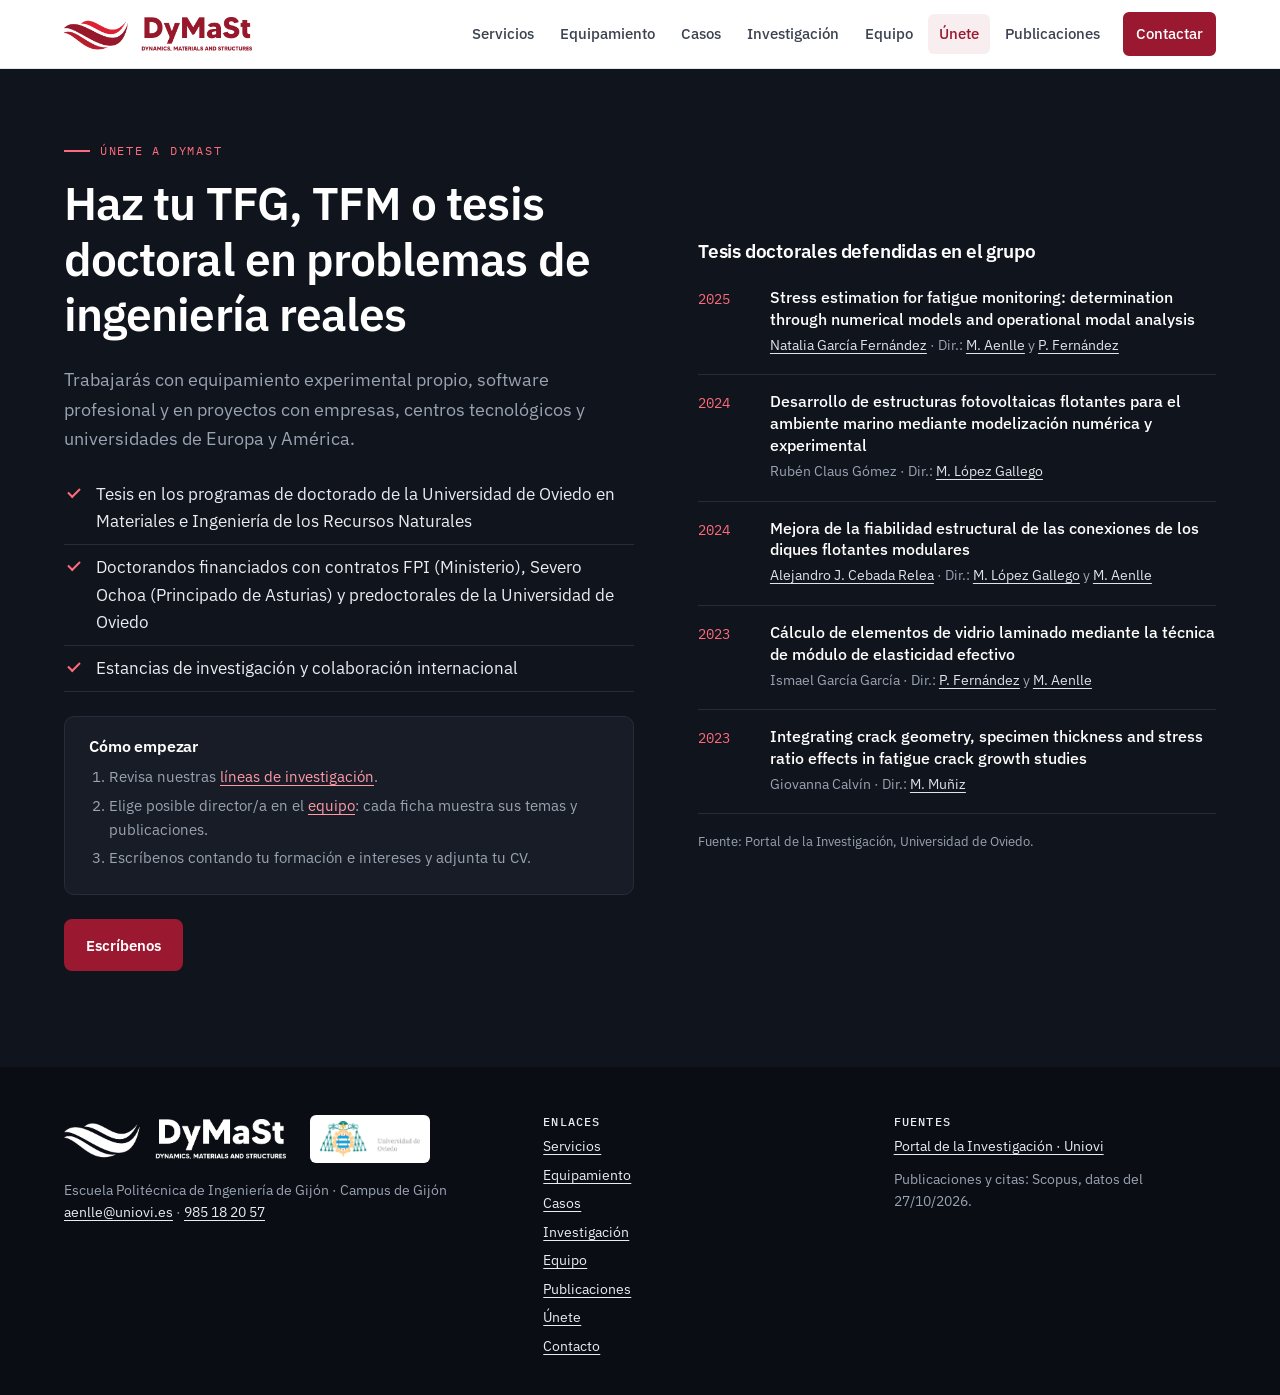
<file: unete.html>
<!doctype html>
<html lang="es">
<head>
<meta charset="utf-8">
<meta name="viewport" content="width=device-width, initial-scale=1">
<script>document.documentElement.classList.add('js')</script>
<title>Únete · TFG, TFM y tesis doctoral · DyMaSt · Universidad de Oviedo</title>
<meta name="description" content="Haz tu TFG, TFM o tesis doctoral en DyMaSt: problemas de ingeniería reales, equipamiento propio y colaboración internacional.">
<meta property="og:type" content="website">
<meta property="og:title" content="Únete · TFG, TFM y tesis doctoral · DyMaSt · Universidad de Oviedo">
<meta property="og:description" content="Haz tu TFG, TFM o tesis doctoral en DyMaSt: problemas de ingeniería reales, equipamiento propio y colaboración internacional.">
<meta property="og:image" content="assets/img/research/dique-figueras.jpg">
<meta name="twitter:card" content="summary_large_image">
<link rel="icon" href="assets/img/favicon.png">
<link rel="preconnect" href="https://fonts.googleapis.com">
<link rel="preconnect" href="https://fonts.gstatic.com" crossorigin>
<link href="https://fonts.googleapis.com/css2?family=IBM+Plex+Mono:wght@400;500&family=IBM+Plex+Sans:wght@400;500;600&display=swap" rel="stylesheet">
<link rel="stylesheet" href="assets/css/style.css?v=3">
</head>
<body>
<a class="skip" href="#main">Saltar al contenido</a>

<header class="site-header">
  <div class="wrap">
    <a class="brand" href="index.html" aria-label="DyMaSt, inicio">
      <img src="assets/img/dymast-2.png?v=2" alt="DyMaSt" width="188" height="34">
      <small>Universidad de Oviedo · Gijón</small>
    </a>
    <button class="menu-btn" aria-label="Abrir menú" aria-expanded="false" aria-controls="nav"><span></span></button>
    <nav class="nav" id="nav" aria-label="Principal">
      <a href="servicios.html">Servicios</a>
      <a href="equipamiento.html">Equipamiento</a>
      <a href="casos.html">Casos</a>
      <a href="investigacion.html">Investigación</a>
      <a href="equipo.html">Equipo</a>
      <a href="unete.html" aria-current="page">Únete</a>
      <a href="publicaciones.html">Publicaciones</a>
      <a class="btn" href="contacto.html">Contactar</a>
    </nav>
  </div>
</header>

<main id="main">
<section id="talento" class="dark">
  <div class="wrap split">
    <div class="reveal">
      <div class="eyebrow">Únete a DyMaSt</div>
      <h1 class="page-title">Haz tu TFG, TFM o tesis doctoral en problemas de ingeniería reales</h1>
      <p class="lead">Trabajarás con equipamiento experimental propio, software profesional y en proyectos con empresas, centros tecnológicos y universidades de Europa y América.</p>
      <ul class="checklist on-dark">
        <li>Tesis en los programas de doctorado de la Universidad de Oviedo en Materiales e Ingeniería de los Recursos Naturales</li>
        <li>Doctorandos financiados con contratos FPI (Ministerio), Severo Ochoa (Principado de Asturias) y predoctorales de la Universidad de Oviedo</li>
        <li>Estancias de investigación y colaboración internacional</li>
      </ul>
      <div class="howto">
        <h3>Cómo empezar</h3>
        <ol>
          <li>Revisa nuestras <a href="investigacion.html">líneas de investigación</a>.</li>
          <li>Elige posible director/a en el <a href="equipo.html">equipo</a>: cada ficha muestra sus temas y publicaciones.</li>
          <li>Escríbenos contando tu formación e intereses y adjunta tu CV.</li>
        </ol>
      </div>
      <a class="btn" href="contacto.html?tema=Quiero%20investigar%20en%20DyMaSt">Escríbenos</a>
    </div>
    <div class="reveal">
      <h3 class="on-dark-title">Tesis doctorales defendidas en el grupo</h3>
      <ul class="theses">
        <li><span class="yr">2025</span><div><b>Stress estimation for fatigue monitoring: determination through numerical models and operational modal analysis</b><span><a href="miembro.html?id=natalia">Natalia García Fernández</a> · Dir.: <a href="miembro.html?id=aenlle">M. Aenlle</a> y <a href="miembro.html?id=pelayo">P. Fernández</a></span></div></li>
        <li><span class="yr">2024</span><div><b>Desarrollo de estructuras fotovoltaicas flotantes para el ambiente marino mediante modelización numérica y experimental</b><span>Rubén Claus Gómez · Dir.: <a href="miembro.html?id=mario">M. López Gallego</a></span></div></li>
        <li><span class="yr">2024</span><div><b>Mejora de la fiabilidad estructural de las conexiones de los diques flotantes modulares</b><span><a href="miembro.html?id=cebada">Alejandro J. Cebada Relea</a> · Dir.: <a href="miembro.html?id=mario">M. López Gallego</a> y <a href="miembro.html?id=aenlle">M. Aenlle</a></span></div></li>
        <li><span class="yr">2023</span><div><b>Cálculo de elementos de vidrio laminado mediante la técnica de módulo de elasticidad efectivo</b><span>Ismael García García · Dir.: <a href="miembro.html?id=pelayo">P. Fernández</a> y <a href="miembro.html?id=aenlle">M. Aenlle</a></span></div></li>
        <li><span class="yr">2023</span><div><b>Integrating crack geometry, specimen thickness and stress ratio effects in fatigue crack growth studies</b><span>Giovanna Calvín · Dir.: <a href="miembro.html?id=muniz">M. Muñiz</a></span></div></li>
      </ul>
      <p class="source">Fuente: Portal de la Investigación, Universidad de Oviedo.</p>
    </div>
  </div>
</section>
</main>
<a class="float-cta" href="contacto.html">Contactar</a>

<footer class="site-footer">
  <div class="wrap foot-grid">
    <div>
      <div class="foot-logos">
        <img src="assets/img/dymast-4.png?v=2" alt="DyMaSt" width="220" height="40">
        <img class="uo" src="assets/img/uniovi.png" alt="Universidad de Oviedo" width="120" height="44">
      </div>
      <p>Escuela Politécnica de Ingeniería de Gijón · Campus de Gijón<br><a href="mailto:aenlle@uniovi.es">aenlle@uniovi.es</a> · <a href="tel:+34985182057">985 18 20 57</a></p>
    </div>
    <nav aria-label="Pie">
      <h3>Enlaces</h3>
      <a href="servicios.html">Servicios</a><a href="equipamiento.html">Equipamiento</a><a href="casos.html">Casos</a><a href="investigacion.html">Investigación</a><a href="equipo.html">Equipo</a><a href="publicaciones.html">Publicaciones</a><a href="unete.html">Únete</a><a href="contacto.html">Contacto</a>
    </nav>
    <div>
      <h3>Fuentes</h3>
      <a href="https://portalinvestigacion.uniovi.es/grupos/14043/detalle" target="_blank" rel="noopener">Portal de la Investigación · Uniovi</a>
      <p class="foot-note" data-scopus-date>Publicaciones y citas: Scopus.</p>
    </div>
  </div>
</footer>

<script src="data/members.js?v=3"></script>
<script src="data/stats.js?v=3"></script>
<script src="assets/js/main.js?v=3"></script>
</body>
</html>
</file>
<file: assets/css/style.css>
/* DyMaSt — Dynamics, Materials and Structures · Universidad de Oviedo */
:root {
  --brand: #9a1830;          /* granate del logotipo */
  --brand-2: #d91f35;        /* rojo del logotipo */
  --brand-ink: #6e0f22;
  --ink: #141820;
  --ink-2: #3b4250;
  --muted: #5b6372;
  --line: #e3e6eb;
  --bg: #ffffff;
  --bg-soft: #f5f6f8;
  --bg-dark: #10141c;
  --bg-dark-2: #171c26;
  --on-dark: #e9ecf1;
  --on-dark-muted: #9aa3b2;
  --radius: 10px;
  --shadow: 0 1px 2px rgba(16,20,28,.06), 0 8px 24px rgba(16,20,28,.06);
  --max: 1200px;
  --font: "IBM Plex Sans", system-ui, -apple-system, "Segoe UI", Roboto, sans-serif;
  --mono: "IBM Plex Mono", ui-monospace, Consolas, monospace;
}

*, *::before, *::after { box-sizing: border-box; }
html { scroll-behavior: smooth; scroll-padding-top: 76px; }
body { margin: 0; font-family: var(--font); color: var(--ink); background: var(--bg); line-height: 1.6; font-size: 17px; -webkit-font-smoothing: antialiased; }
img, video { max-width: 100%; display: block; }
a { color: var(--brand); text-decoration-thickness: 1px; text-underline-offset: 3px; }
a:hover { color: var(--brand-2); }
h1, h2, h3, h4 { line-height: 1.2; margin: 0 0 .5em; letter-spacing: -.01em; }
h2 { font-size: clamp(1.75rem, 3vw, 2.4rem); font-weight: 600; }
h3 { font-size: 1.2rem; font-weight: 600; }
p { margin: 0 0 1em; }
:focus-visible { outline: 3px solid var(--brand-2); outline-offset: 2px; border-radius: 4px; }
.sr-only { position: absolute; width: 1px; height: 1px; overflow: hidden; clip: rect(0 0 0 0); white-space: nowrap; }
.skip { position: absolute; left: -999px; top: 8px; background: var(--ink); color: #fff; padding: 8px 14px; z-index: 200; border-radius: 6px; }
.skip:focus { left: 8px; }

.wrap { max-width: var(--max); margin: 0 auto; padding: 0 24px; }
section { padding: 96px 0; }
.soft { background: var(--bg-soft); }
.dark { background: var(--bg-dark); color: var(--on-dark); }
.dark .lead, .dark .muted { color: var(--on-dark-muted); }
.eyebrow { font-family: var(--mono); font-size: .78rem; letter-spacing: .14em; text-transform: uppercase; color: var(--brand); margin-bottom: 14px; display: inline-flex; gap: 10px; align-items: center; }
.eyebrow::before { content: ""; width: 26px; height: 2px; background: currentColor; }
.dark .eyebrow { color: #ff6b7d; }
.lead { font-size: 1.15rem; color: var(--ink-2); max-width: 760px; }
.muted { color: var(--muted); }
.section-head { margin-bottom: 48px; }
.source { font-size: .8rem; color: var(--muted); margin-top: 18px; }
.dark .source { color: var(--on-dark-muted); }

/* ---------- Header ---------- */
.site-header { position: sticky; top: 0; z-index: 100; background: rgba(255,255,255,.92); backdrop-filter: saturate(1.4) blur(10px); border-bottom: 1px solid var(--line); }
.site-header .wrap { display: flex; align-items: center; justify-content: space-between; height: 68px; gap: 20px; }
.brand { display: flex; align-items: center; gap: 12px; text-decoration: none; color: var(--ink); }
.brand img { height: 34px; width: auto; }
.brand small { display: block; font-size: .72rem; color: var(--muted); letter-spacing: .04em; line-height: 1.2; white-space: nowrap; border-left: 1px solid var(--line); padding-left: 12px; }
.nav { display: flex; align-items: center; gap: 4px; }
.nav a { color: var(--ink-2); text-decoration: none; font-size: .92rem; padding: 8px 11px; border-radius: 6px; font-weight: 500; }
.nav a:hover, .nav a[aria-current="true"] { color: var(--brand); background: #f8eef0; }
.nav .btn { margin-left: 8px; color: #fff; }
.nav .btn:hover { color: #fff; background: var(--brand-ink); }
.menu-btn { display: none; background: none; border: 1px solid var(--line); border-radius: 8px; width: 42px; height: 42px; cursor: pointer; }
.menu-btn span, .menu-btn span::before, .menu-btn span::after { display: block; width: 18px; height: 2px; background: var(--ink); margin: auto; position: relative; content: ""; transition: .2s; }
.menu-btn span::before { position: absolute; top: -6px; } .menu-btn span::after { position: absolute; top: 6px; }

/* ---------- Buttons ---------- */
.btn { display: inline-flex; align-items: center; gap: 8px; background: var(--brand); color: #fff; padding: 12px 20px; border-radius: 8px; text-decoration: none; font-weight: 600; font-size: .95rem; border: 2px solid var(--brand); transition: background .15s, transform .15s; cursor: pointer; font-family: inherit; }
.btn:hover { background: var(--brand-ink); border-color: var(--brand-ink); color: #fff; }
.btn.ghost { background: transparent; color: var(--ink); border-color: var(--line); }
.btn.ghost:hover { border-color: var(--ink); color: var(--ink); background: transparent; }
.dark .btn.ghost, .hero .btn.ghost { color: #fff; border-color: rgba(255,255,255,.35); }
.dark .btn.ghost:hover, .hero .btn.ghost:hover { border-color: #fff; }
.btn svg { width: 18px; height: 18px; }

/* ---------- Hero ---------- */
.hero { position: relative; color: #fff; background: var(--bg-dark); overflow: hidden; padding: 0; }
.hero-media { position: absolute; inset: 0; }
.hero-media img { width: 100%; height: 100%; object-fit: cover; opacity: .38; }
.hero-media::after { content: ""; position: absolute; inset: 0; background: linear-gradient(100deg, rgba(16,20,28,.96) 30%, rgba(16,20,28,.55) 65%, rgba(110,15,34,.45)); }
.hero .wrap { position: relative; padding-top: 72px; padding-bottom: 56px; }
.hero h1 { font-size: clamp(2.2rem, 5vw, 3.8rem); font-weight: 600; max-width: 860px; letter-spacing: -.02em; }
.hero h1 em { font-style: normal; color: #ff6b7d; }
.hero .lead { color: #c9cfda; font-size: 1.2rem; max-width: 680px; margin-bottom: 32px; }
.hero-cta { display: flex; flex-wrap: wrap; gap: 12px; }
.hero-tags { display: flex; flex-wrap: wrap; gap: 8px; margin: 0 0 26px; padding: 0; list-style: none; }
.hero-tags li { font-family: var(--mono); font-size: .75rem; letter-spacing: .06em; border: 1px solid rgba(255,255,255,.22); padding: 5px 10px; border-radius: 99px; color: #dfe3ea; }
.stats { display: grid; grid-template-columns: repeat(5, 1fr); gap: 0; margin-top: 40px; border-top: 1px solid rgba(255,255,255,.15); }
.stat { padding: 24px 20px 0 0; }
.stat + .stat { padding-left: 20px; border-left: 1px solid rgba(255,255,255,.1); }
.stat b { display: block; font-size: clamp(1.7rem, 3vw, 2.4rem); font-weight: 600; letter-spacing: -.02em; }
.stat span { font-size: .85rem; color: var(--on-dark-muted); }

/* ---------- Grids & cards ---------- */
.grid { display: grid; gap: 24px; }
.g2 { grid-template-columns: repeat(2, 1fr); }
.g3 { grid-template-columns: repeat(3, 1fr); }
.g4 { grid-template-columns: repeat(4, 1fr); }
.card { background: #fff; border: 1px solid var(--line); border-radius: var(--radius); padding: 28px; transition: box-shadow .2s, transform .2s, border-color .2s; }
.card:hover { box-shadow: var(--shadow); }
.dark .card { background: var(--bg-dark-2); border-color: #262d3a; color: var(--on-dark); }
.card h3 { margin-bottom: 10px; }
.card ul { margin: 0; padding-left: 18px; color: var(--ink-2); font-size: .95rem; }
.card li { margin-bottom: 4px; }
.dark .card ul { color: var(--on-dark-muted); }
.icon { width: 46px; height: 46px; border-radius: 10px; background: #f8eef0; color: var(--brand); display: grid; place-items: center; margin-bottom: 18px; }
.icon svg { width: 24px; height: 24px; }
.dark .icon { background: rgba(217,31,53,.14); color: #ff6b7d; }

.split { display: grid; grid-template-columns: 1.1fr 1fr; gap: 64px; align-items: center; }
.split.rev { grid-template-columns: 1fr 1.1fr; }
.figure { margin: 0; border-radius: var(--radius); overflow: hidden; background: #fff; border: 1px solid var(--line); }
.figure img, .figure video { width: 100%; height: 100%; object-fit: cover; }
.figure figcaption { font-size: .82rem; color: var(--muted); padding: 10px 14px; border-top: 1px solid var(--line); background: #fff; }
.checklist { list-style: none; padding: 0; margin: 0 0 24px; }
.checklist li { padding: 9px 0 9px 32px; position: relative; border-bottom: 1px solid var(--line); }
.checklist li::before { content: ""; position: absolute; left: 4px; top: 16px; width: 12px; height: 7px; border-left: 2px solid var(--brand); border-bottom: 2px solid var(--brand); transform: rotate(-45deg); }

/* ---------- Research lines ---------- */
.line-card { display: flex; flex-direction: column; overflow: hidden; padding: 0; }
.line-card .thumb { aspect-ratio: 16/9; background: var(--bg-soft); overflow: hidden; border-bottom: 1px solid var(--line); }
.line-card .thumb img { width: 100%; height: 100%; object-fit: cover; transition: transform .5s; }
.line-card:hover .thumb img { transform: scale(1.04); }
.line-card .body { padding: 24px 26px 26px; }
.line-card .tag { font-family: var(--mono); font-size: .72rem; color: var(--brand); letter-spacing: .1em; text-transform: uppercase; }

/* ---------- Services ---------- */
.service { position: relative; }
.service .num { position: absolute; top: 24px; right: 26px; font-family: var(--mono); color: #b9bfca; font-size: .9rem; }
.service { display: flex; flex-direction: column; }
.service .muted { flex: 1; }
.card-cta { font-weight: 600; font-size: .92rem; text-decoration: none; margin-top: 8px; }
.card-cta:hover { text-decoration: underline; }
.sectors { display: flex; flex-wrap: wrap; gap: 10px; margin-top: 40px; align-items: center; }
.sectors-label { font-family: var(--mono); font-size: .78rem; letter-spacing: .12em; text-transform: uppercase; color: var(--brand); margin-right: 6px; }
.chip { display: inline-block; padding: 7px 14px; border-radius: 99px; background: #fff; border: 1px solid var(--line); font-size: .88rem; color: var(--ink-2); }
.chip.solid { background: var(--brand); color: #fff; border-color: var(--brand); }
.process { display: grid; grid-template-columns: repeat(4, 1fr); gap: 0; margin-top: 56px; counter-reset: step; }
.process li { list-style: none; padding: 22px 22px 0 0; border-top: 2px solid var(--line); position: relative; }
.process li::before { counter-increment: step; content: "0" counter(step); font-family: var(--mono); font-size: .8rem; color: var(--brand); display: block; margin-bottom: 6px; }
.process li::after { content: ""; position: absolute; top: -6px; left: 0; width: 10px; height: 10px; border-radius: 50%; background: var(--brand); }
.process b { display: block; margin-bottom: 4px; }
.process span { font-size: .92rem; color: var(--ink-2); }

/* ---------- Equipment ---------- */
.tabs { display: flex; gap: 6px; flex-wrap: wrap; border-bottom: 1px solid #262d3a; margin-bottom: 32px; }
.tab { background: none; border: none; color: var(--on-dark-muted); font: inherit; font-weight: 500; padding: 12px 16px; cursor: pointer; border-bottom: 2px solid transparent; margin-bottom: -1px; }
.tab[aria-selected="true"] { color: #fff; border-bottom-color: var(--brand-2); }
.tab:hover { color: #fff; }
.panel[hidden] { display: none; }
.spec-hero { display: grid; grid-template-columns: repeat(4, 1fr); gap: 16px; margin-bottom: 28px; }
.spec-hero div { background: var(--bg-dark-2); border: 1px solid #262d3a; border-radius: var(--radius); padding: 20px; }
.spec-hero b { display: block; font-size: 1.6rem; font-weight: 600; color: #fff; font-family: var(--mono); letter-spacing: -.02em; }
.spec-hero span { font-size: .85rem; color: var(--on-dark-muted); }
.equip h3 { font-size: 1.02rem; color: #fff; margin-bottom: 12px; }
.equip ul { list-style: none; padding: 0; margin: 0; }
.equip li { padding: 8px 0; border-bottom: 1px dashed #2a3140; font-size: .92rem; color: var(--on-dark-muted); }
.equip li b { color: var(--on-dark); font-weight: 500; }
.sw { display: flex; flex-wrap: wrap; gap: 8px; }
.sw span { font-family: var(--mono); font-size: .82rem; padding: 6px 12px; border-radius: 6px; background: #0c1016; border: 1px solid #2a3140; color: var(--on-dark); }
.sw span.own { border-color: var(--brand-2); color: #ff8896; }

/* ---------- Projects ---------- */
.projects { display: grid; gap: 14px; }
.project { display: grid; grid-template-columns: 76px 1fr auto; gap: 24px; align-items: start; background: #fff; border: 1px solid var(--line); border-radius: var(--radius); padding: 22px 26px; }
.project .yr { font-family: var(--mono); font-size: .9rem; color: var(--brand); font-weight: 500; padding-top: 2px; }
.project h3 { font-size: 1.05rem; margin-bottom: 4px; }
.project p { margin: 0; font-size: .9rem; color: var(--muted); }
.project .amt { font-family: var(--mono); font-size: .95rem; white-space: nowrap; color: var(--ink); padding-top: 2px; }
.badge { display: inline-block; font-family: var(--mono); font-size: .7rem; letter-spacing: .04em; padding: 2px 8px; border-radius: 4px; background: #f8eef0; color: var(--brand); margin-right: 6px; vertical-align: 1px; }
.badge.eu { background: #e8eefb; color: #1f4fb5; }
.badge.pp { background: #e7f5ee; color: #17784a; }
.badge.rg { background: #fdf1e3; color: #8a4b08; }
.note-block { background: #fff; border: 1px dashed #d4d8df; border-radius: var(--radius); padding: 18px 22px; margin: 18px 0 0; font-size: .95rem; color: var(--ink-2); }

/* ---------- Cases ---------- */
.case { display: grid; grid-template-columns: 1fr 1fr; gap: 0; background: #fff; border: 1px solid var(--line); border-radius: var(--radius); overflow: hidden; }
.case .media { background: var(--bg-soft); min-height: 300px; }
.case .media img { width: 100%; height: 100%; object-fit: cover; }
.case .body { padding: 34px; }
.case .meta { font-family: var(--mono); font-size: .75rem; color: var(--brand); letter-spacing: .08em; text-transform: uppercase; margin-bottom: 10px; }
.case-list { display: grid; gap: 24px; }
.mini-cases { display: grid; grid-template-columns: repeat(3, 1fr); gap: 16px; margin-top: 24px; }
.mini-cases .card { padding: 22px; }
.mini-cases h3 { font-size: .98rem; margin-bottom: 6px; }
.mini-cases p { font-size: .88rem; color: var(--ink-2); margin: 0; }
.clients-strip { padding: 36px 0 40px; border-bottom: 1px solid var(--line); }
.strip-title { font-family: var(--mono); font-size: .78rem; font-weight: 500; letter-spacing: .12em; text-transform: uppercase; color: var(--muted); text-align: center; margin-bottom: 20px; }
.clients { list-style: none; margin: 0; padding: 0; display: flex; flex-wrap: wrap; justify-content: center; gap: 10px 12px; }
.clients li { font-weight: 600; font-size: .9rem; color: var(--ink-2); padding: 10px 16px; border: 1px solid var(--line); border-radius: 8px; background: #fff; }

/* ---------- Team ---------- */
.team-group { margin-bottom: 56px; }
.team-group > h3 { font-family: var(--mono); font-size: .8rem; font-weight: 500; letter-spacing: .12em; text-transform: uppercase; color: var(--muted); border-bottom: 1px solid var(--line); padding-bottom: 12px; margin-bottom: 24px; }
.team { display: grid; grid-template-columns: repeat(auto-fill, minmax(176px, 1fr)); gap: 18px; }
.person { text-decoration: none; color: inherit; display: block; border-radius: var(--radius); background: #fff; border: 1px solid var(--line); overflow: hidden; transition: transform .2s, box-shadow .2s, border-color .2s; }
.person:hover { transform: translateY(-3px); box-shadow: var(--shadow); border-color: #d6c4c8; color: inherit; }
.person .ph { aspect-ratio: 1; background: var(--bg-soft); overflow: hidden; }
.person .ph.no-photo { aspect-ratio: 16/10; }
.person .ph img { width: 100%; height: 100%; object-fit: cover; object-position: center 25%; }
.avatar { width: 100%; height: 100%; display: grid; place-items: center; font-size: 2.2rem; font-weight: 600; letter-spacing: .02em; color: #fff; background: linear-gradient(135deg, var(--brand) 0%, #2a1a2e 100%); }
.avatar.alt { background: linear-gradient(135deg, #2e3a4f 0%, var(--brand-ink) 100%); }
.person .info { padding: 16px 18px 18px; }
.person b { display: block; font-size: 1rem; line-height: 1.3; }
.person span { font-size: .85rem; color: var(--muted); }
.person .lead-tag { display: inline-block; font-family: var(--mono); font-size: .68rem; background: var(--brand); color: #fff; padding: 2px 7px; border-radius: 4px; margin-top: 8px; letter-spacing: .04em; }
.person .more { display: block; font-size: .8rem; color: var(--brand); margin-top: 10px; font-weight: 600; }
.alumni { font-size: .92rem; color: var(--ink-2); }

/* ---------- Talent ---------- */
.theses { list-style: none; padding: 0; margin: 0; }
.theses li { padding: 16px 0; border-bottom: 1px solid #262d3a; display: grid; grid-template-columns: 56px 1fr; gap: 16px; }
.theses .yr { font-family: var(--mono); color: #ff6b7d; font-size: .9rem; }
.theses b { display: block; color: #fff; font-weight: 500; font-size: .98rem; line-height: 1.4; }
.theses span { font-size: .85rem; color: var(--on-dark-muted); }

/* ---------- Network ---------- */
.orgs { display: flex; flex-wrap: wrap; gap: 8px; }
.orgs span { font-size: .86rem; padding: 7px 12px; border: 1px solid var(--line); border-radius: 6px; background: #fff; }
.orgs span small { color: var(--muted); font-family: var(--mono); margin-left: 6px; }

/* ---------- Contact ---------- */
.contact-grid { display: grid; grid-template-columns: 1fr 1.2fr; gap: 56px; }
.contact-info dl { margin: 0; }
.contact-info dt { font-family: var(--mono); font-size: .75rem; letter-spacing: .1em; text-transform: uppercase; color: #ff6b7d; margin-top: 22px; }
.contact-info dd { margin: 4px 0 0; color: var(--on-dark); }
.contact-info a { color: #fff; }
form.contact { background: var(--bg-dark-2); border: 1px solid #262d3a; border-radius: var(--radius); padding: 30px; display: grid; gap: 16px; }
form.contact label { font-size: .85rem; color: var(--on-dark-muted); display: grid; gap: 6px; }
form.contact input:focus, form.contact select:focus, form.contact textarea:focus { outline: none; border-color: #ff6b7d; box-shadow: 0 0 0 3px rgba(255,107,125,.25); }
form.contact input, form.contact select, form.contact textarea { font: inherit; font-size: .95rem; padding: 11px 13px; border-radius: 7px; border: 1px solid #2f3747; background: #0c1016; color: #fff; }
form.contact textarea { min-height: 130px; resize: vertical; }
form.contact .row { display: grid; grid-template-columns: 1fr 1fr; gap: 16px; }
form.contact .note { font-size: .78rem; color: var(--on-dark-muted); margin: 0; }

/* ---------- Footer ---------- */
.site-footer { background: #0a0d13; color: var(--on-dark-muted); padding: 48px 0 32px; font-size: .88rem; }
.site-footer .wrap { display: flex; flex-wrap: wrap; justify-content: space-between; gap: 28px; align-items: center; }
.site-footer img { height: 40px; width: auto; }
.site-footer a { color: var(--on-dark); }
.foot-logos { display: flex; align-items: center; gap: 24px; }
.foot-logos .uo { background: #fff; padding: 6px 10px; border-radius: 6px; height: 48px; }

/* ---------- Profile page ---------- */
.profile-hero { background: var(--bg-dark); color: var(--on-dark); padding: 56px 0 48px; }
.crumbs { font-size: .85rem; margin-bottom: 28px; color: var(--on-dark-muted); }
.crumbs a { color: var(--on-dark); }
.profile-head { display: grid; grid-template-columns: 200px 1fr; gap: 40px; align-items: center; }
.profile-head .ph { width: 200px; height: 200px; border-radius: 14px; overflow: hidden; border: 1px solid #2a3140; }
.profile-head .ph img { width: 100%; height: 100%; object-fit: cover; object-position: center 25%; }
.profile-head h1 { font-size: clamp(1.9rem, 4vw, 2.8rem); font-weight: 600; margin-bottom: 6px; color: #fff; }
.profile-head .role { font-size: 1.1rem; color: #ff8896; margin-bottom: 14px; }
.profile-head .aff { color: var(--on-dark-muted); font-size: .95rem; margin: 0; }
.ids { display: flex; flex-wrap: wrap; gap: 8px; margin-top: 20px; }
.ids a { font-family: var(--mono); font-size: .78rem; text-decoration: none; color: var(--on-dark); border: 1px solid #333c4d; padding: 6px 11px; border-radius: 6px; }
.ids a:hover { border-color: #ff6b7d; color: #fff; }
.metrics { display: grid; grid-template-columns: repeat(4, 1fr); gap: 16px; margin-top: 36px; }
.metrics div { border-top: 1px solid #2a3140; padding-top: 14px; }
.metrics b { display: block; font-size: 1.8rem; font-weight: 600; color: #fff; font-family: var(--mono); letter-spacing: -.02em; }
.metrics span { font-size: .82rem; color: var(--on-dark-muted); }
.profile-body { display: grid; grid-template-columns: 1fr 320px; gap: 56px; padding: 64px 0; }
.profile-body aside .box { border: 1px solid var(--line); border-radius: var(--radius); padding: 22px; margin-bottom: 20px; }
.profile-body aside h3 { font-size: .8rem; font-family: var(--mono); letter-spacing: .1em; text-transform: uppercase; color: var(--muted); font-weight: 500; }
.topics { display: flex; flex-wrap: wrap; gap: 6px; }
.topics span { font-size: .82rem; padding: 5px 10px; border-radius: 99px; background: #f8eef0; color: var(--brand-ink); }
.theses-light { list-style: none; padding: 0; margin: 0; }
.theses-light li { padding: 12px 0; border-bottom: 1px solid var(--line); font-size: .92rem; }
.theses-light li:last-child { border: 0; }
.theses-light b { font-weight: 500; display: block; line-height: 1.4; }
.theses-light span { color: var(--muted); font-size: .84rem; }
.chart { display: flex; align-items: flex-end; gap: 3px; height: 90px; margin-top: 12px; }
.chart div { flex: 1; background: var(--brand); border-radius: 2px 2px 0 0; min-height: 2px; position: relative; opacity: .85; }
.chart div:hover { opacity: 1; }
.chart-axis { display: flex; justify-content: space-between; font-family: var(--mono); font-size: .7rem; color: var(--muted); margin-top: 6px; }

/* Publications */
.pub-tools { display: flex; flex-wrap: wrap; gap: 10px; margin: 18px 0 8px; }
.pub-tools input, .pub-tools select { font: inherit; font-size: .92rem; padding: 10px 12px; border: 1px solid var(--line); border-radius: 8px; background: #fff; color: var(--ink); }
.pub-tools input { flex: 1 1 260px; }
.pub-count { font-size: .85rem; color: var(--muted); margin: 8px 0 4px; }
.pubs { list-style: none; padding: 0; margin: 0; }
.pub { padding: 18px 0; border-bottom: 1px solid var(--line); display: grid; grid-template-columns: 56px 1fr auto; gap: 18px; }
.pub .yr { font-family: var(--mono); color: var(--brand); font-size: .9rem; padding-top: 2px; }
.pub .t { font-weight: 500; line-height: 1.4; display: block; color: var(--ink); text-decoration: none; }
.pub a.t:hover { color: var(--brand); }
.pub .src { font-size: .88rem; color: var(--ink-2); font-style: italic; }
.pub .au { font-size: .84rem; color: var(--muted); }
.pub .tags { margin-top: 6px; }
.pub .cites { text-align: right; font-family: var(--mono); font-size: .85rem; color: var(--ink-2); white-space: nowrap; }
.pub .cites small { display: block; font-size: .68rem; color: var(--muted); }
.more-btn { margin-top: 24px; }
.empty { padding: 30px; border: 1px dashed var(--line); border-radius: var(--radius); color: var(--muted); text-align: center; }

/* ---------- Reveal ---------- */
.js .reveal { opacity: 0; transform: translateY(16px); transition: opacity .6s ease, transform .6s ease; }
.js .reveal.in { opacity: 1; transform: none; }
@media (prefers-reduced-motion: reduce) { html { scroll-behavior: auto; } .js .reveal { opacity: 1; transform: none; transition: none; } * { transition: none !important; } }

/* ---------- Responsive ---------- */
@media (max-width: 1080px) {
  .nav { position: fixed; inset: 68px 0 auto 0; background: #fff; flex-direction: column; align-items: stretch; padding: 12px 20px 20px; border-bottom: 1px solid var(--line); display: none; box-shadow: var(--shadow); }
  .nav.open { display: flex; }
  .nav a { padding: 12px; }
  .nav .btn { margin: 8px 0 0; justify-content: center; }
  .menu-btn { display: block; }
  .g4 { grid-template-columns: repeat(2, 1fr); }
  .stats { grid-template-columns: repeat(3, 1fr); row-gap: 20px; }
  .stat:nth-child(4) { border-left: 0; padding-left: 0; }
  .clients { grid-template-columns: repeat(3, 1fr); }
}
@media (max-width: 860px) {
  section { padding: 72px 0; }
  .g2, .g3, .split, .split.rev, .contact-grid, .case, .profile-body { grid-template-columns: 1fr; }
  .split { gap: 36px; }
  .mini-cases, .process, .spec-hero, .metrics { grid-template-columns: repeat(2, 1fr); }
  .process li { padding-bottom: 20px; }
  .case .media { min-height: 220px; }
  .profile-head { grid-template-columns: 1fr; gap: 24px; }
  .profile-head .ph { width: 140px; height: 140px; }
}
@media (max-width: 560px) {
  body { font-size: 16px; }
  .wrap { padding: 0 16px; }
  .g4, .mini-cases, .spec-hero { grid-template-columns: 1fr; }
  .stats { grid-template-columns: repeat(2, 1fr); }
  .stat, .stat + .stat { border-left: 0; padding-left: 0; }
  .clients { grid-template-columns: repeat(2, 1fr); }
  .project { grid-template-columns: 1fr; gap: 6px; }
  .pub { grid-template-columns: 1fr; gap: 4px; }
  .pub .cites { text-align: left; }
  .team { grid-template-columns: repeat(2, 1fr); gap: 14px; }
  form.contact .row { grid-template-columns: 1fr; }
  .brand small { display: none; }
  .hero .wrap { padding-top: 72px; }
}
.line-card .thumb.pattern { display: grid; place-items: center; background:
  repeating-linear-gradient(0deg, transparent 0 23px, rgba(154,24,48,.08) 23px 24px),
  repeating-linear-gradient(90deg, transparent 0 23px, rgba(154,24,48,.08) 23px 24px), #fbf7f8; }
.line-card .thumb.pattern span { font-family: var(--mono); font-size: 1.4rem; color: var(--brand); letter-spacing: .04em; }

/* ---------- v2 ---------- */
.hero .eyebrow { color: #ff8896; }
.hero-alt { margin: 18px 0 0; font-size: .95rem; }
.hero-alt a { color: #dfe3ea; }
.hero-alt a:hover { color: #fff; }
.cta-band { margin-top: 40px; display: flex; flex-wrap: wrap; align-items: center; justify-content: space-between; gap: 20px; background: var(--bg-dark); color: #fff; border-radius: var(--radius); padding: 28px 32px; }
.cta-band h3 { margin: 0 0 4px; }
.cta-band p { margin: 0; color: var(--on-dark-muted); }
.crr { margin: 0; }
.crr dt { font-family: var(--mono); font-size: .72rem; letter-spacing: .1em; text-transform: uppercase; color: var(--brand); margin-top: 14px; }
.crr dd { margin: 4px 0 0; font-size: .95rem; color: var(--ink-2); }
.equip-row { display: grid; grid-template-columns: 220px 1fr; gap: 28px; align-items: start; }
.equip-photo { background: var(--bg-dark-2); border-color: #262d3a; }
.equip-photo figcaption { background: var(--bg-dark-2); border-color: #262d3a; color: var(--on-dark-muted); }
.panel-cta { margin-top: 28px; }
.panel:focus-visible { outline-offset: 6px; }
.about { display: grid; grid-template-columns: 1fr 1.3fr; gap: 56px; margin-bottom: 48px; align-items: start; }
.team-hint { margin-bottom: 28px; }
.checklist.on-dark li { color: var(--on-dark); border-color: #262d3a; }
.checklist.on-dark li::before { border-color: #ff6b7d; }
.on-dark-title { color: #fff; }
.howto { border: 1px solid #262d3a; border-radius: var(--radius); padding: 20px 24px; margin: 0 0 24px; background: var(--bg-dark-2); }
.howto h3 { color: #fff; font-size: 1rem; }
.howto ol { margin: 0; padding-left: 20px; color: var(--on-dark-muted); font-size: .95rem; }
.howto li { margin-bottom: 4px; }
.dark a:not(.btn) { color: #ff9aa6; }
.dark a:not(.btn):hover { color: #fff; }
.theses span a { color: #dfe3ea !important; }
.sent { background: var(--bg-dark-2); border: 1px solid #262d3a; border-radius: var(--radius); padding: 30px; }
.sent h3 { color: #fff; }
.sent p { color: var(--on-dark-muted); }
.sent textarea { width: 100%; min-height: 160px; font: inherit; font-size: .9rem; padding: 12px; border-radius: 7px; border: 1px solid #2f3747; background: #0c1016; color: #fff; margin: 6px 0 16px; }
.sent-actions { display: flex; flex-wrap: wrap; gap: 10px; }
.float-cta { display: none; }
.site-footer .foot-grid { display: grid; grid-template-columns: 1.4fr 1fr 1fr; align-items: start; }
.site-footer h3 { font-family: var(--mono); font-size: .75rem; letter-spacing: .1em; text-transform: uppercase; color: var(--on-dark); font-weight: 500; }
.site-footer nav a, .foot-grid > div > a { display: block; margin-bottom: 6px; }
.foot-logos { margin-bottom: 16px; }
.foot-note { margin-top: 10px; }
.menu-btn[aria-expanded="true"] span { background: transparent; }
.menu-btn[aria-expanded="true"] span::before { top: 0; transform: rotate(45deg); }
.menu-btn[aria-expanded="true"] span::after { top: 0; transform: rotate(-45deg); }
.pub .au a { color: inherit; }
.badge.press { background: #fff4d6; color: #7a5600; }
.pub-tools label.chk { display: inline-flex; align-items: center; gap: 6px; font-size: .9rem; color: var(--ink-2); padding: 0 6px; }
.profile-actions { display: flex; flex-wrap: wrap; gap: 10px; margin-top: 18px; }
.back-link { display: inline-block; margin-top: 40px; font-weight: 600; }
.profile-body.single { grid-template-columns: 1fr; }
@media (max-width: 1280px) { .brand small { display: none; } }
@media (max-width: 860px) {
  .about, .equip-row { grid-template-columns: 1fr; }
  .equip-photo { max-width: 260px; }
  .site-footer .foot-grid { grid-template-columns: 1fr; }
  .float-cta { display: block; position: fixed; right: 16px; bottom: 16px; z-index: 90; background: var(--brand); color: #fff; text-decoration: none; font-weight: 600; padding: 12px 20px; border-radius: 99px; box-shadow: 0 6px 20px rgba(0,0,0,.25); opacity: 0; pointer-events: none; transition: opacity .2s; }
  .float-cta.show { opacity: 1; pointer-events: auto; }
  .float-cta:hover { color: #fff; }
}
@media (max-width: 560px) {
  .project { display: flex; flex-wrap: wrap; gap: 4px 16px; }
  .project > div:nth-child(2) { order: 3; flex-basis: 100%; }
  .project .amt { margin-left: auto; }
  .cta-band { padding: 22px; }
}
.case .media { position: relative; }
.case .media img { position: absolute; inset: 0; width: 100%; height: 100%; }
.hero h1 { font-size: clamp(2.1rem, 4.4vw, 3.4rem); }
.hero .lead { margin-bottom: 26px; }
.stats { margin-top: 32px; }
.stat { padding-top: 18px; }
.line-card .thumb img { height: 100%; }
.site-footer .foot-grid > * { min-width: 0; }
.foot-logos { flex-wrap: wrap; gap: 16px 24px; }
.foot-logos img { max-width: 100%; }

/* ---------- v3: páginas independientes ---------- */
main > section:first-child:not(.hero) { padding-top: 64px; }
.page-title { font-size: clamp(2rem, 3.8vw, 2.9rem); font-weight: 600; letter-spacing: -.02em; }
.dark .page-title { color: #fff; }
.page-cta { padding: 0 0 80px; }
.page-cta .cta-band { margin-top: 0; }
.page-cta h2 { font-size: 1.35rem; margin: 0 0 4px; }
.soft + .page-cta, .dark + .page-cta { padding-top: 56px; }
.explore-card { text-decoration: none; color: inherit; display: flex; flex-direction: column; }
.explore-card:hover { color: inherit; border-color: #d6c4c8; transform: translateY(-2px); }
.explore-card .tag { font-family: var(--mono); font-size: .72rem; color: var(--brand); letter-spacing: .1em; text-transform: uppercase; margin-bottom: 10px; }
.explore-card .muted { flex: 1; }
.explore-card .more { color: var(--brand); font-weight: 600; font-size: .9rem; }
.nav a[aria-current="page"] { color: var(--brand); background: #f8eef0; }
.nav .btn[aria-current="page"] { color: #fff; background: var(--brand-ink); }
</file>
